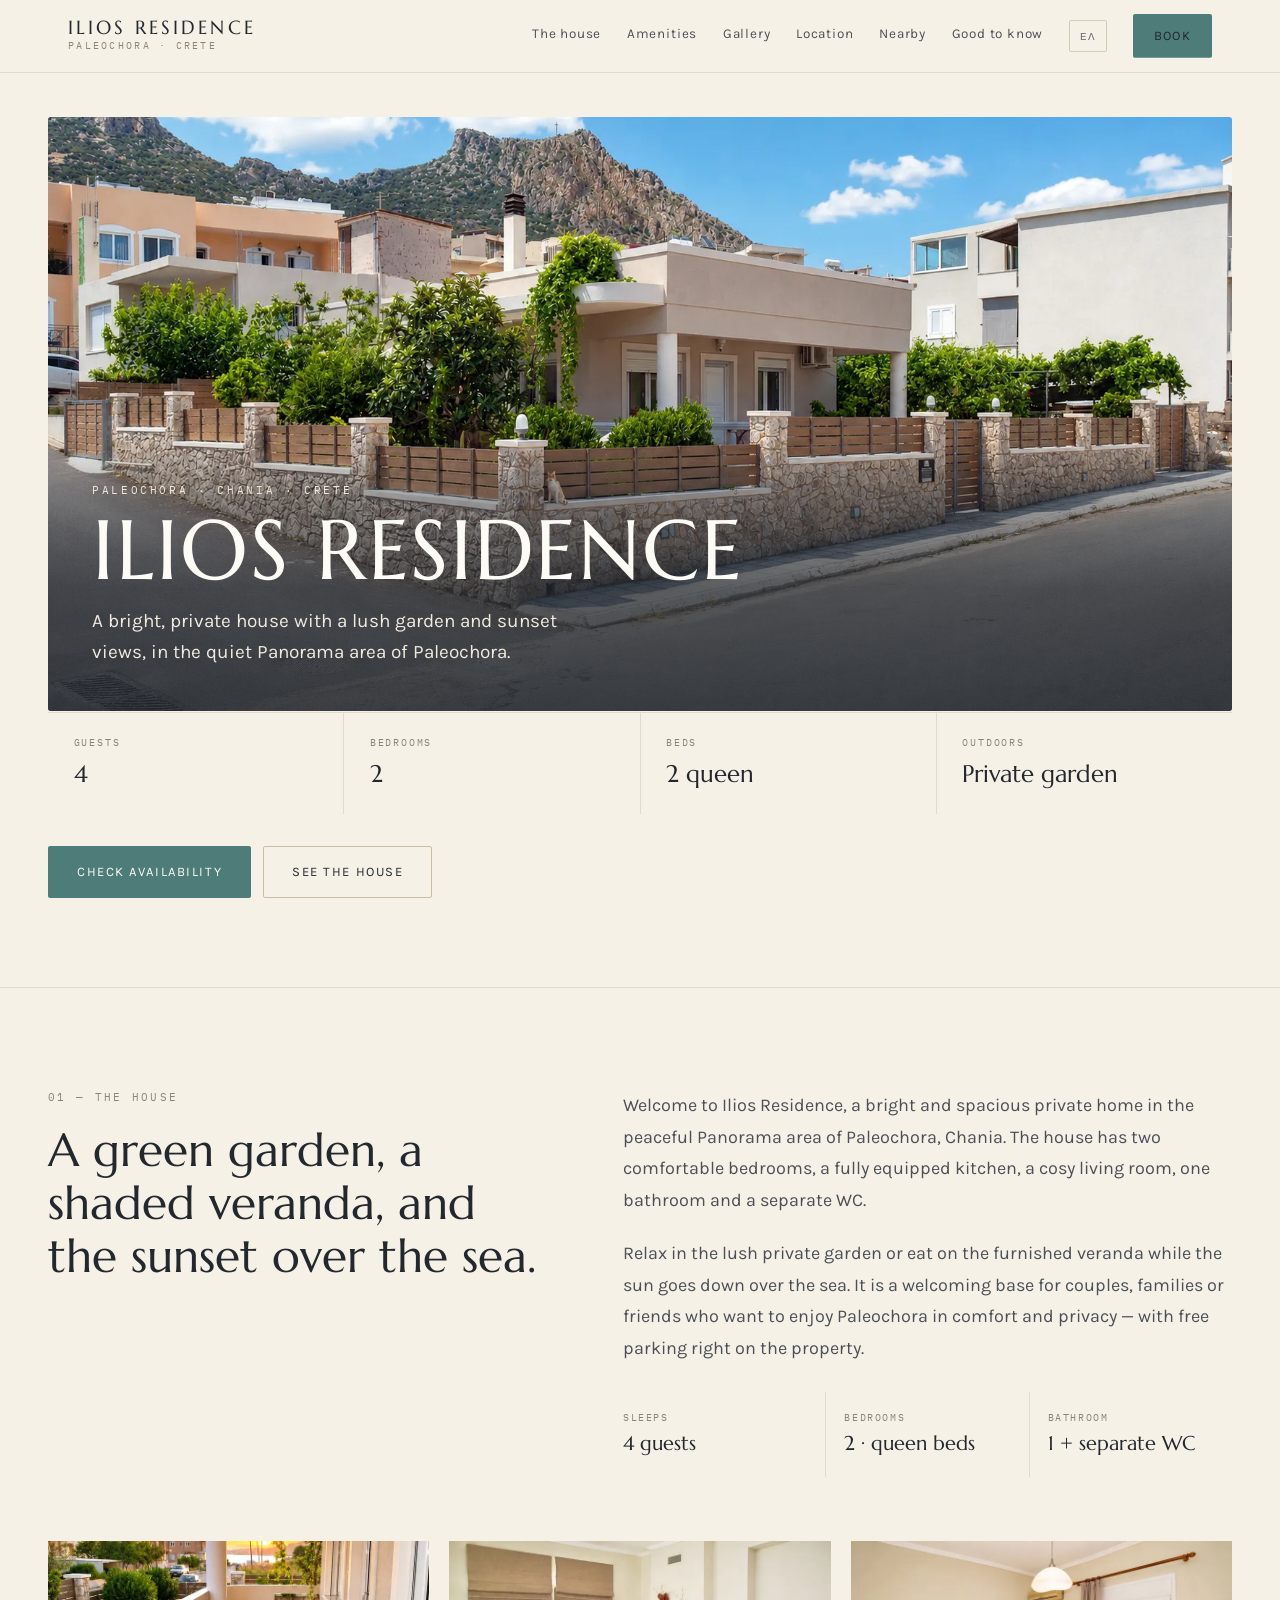
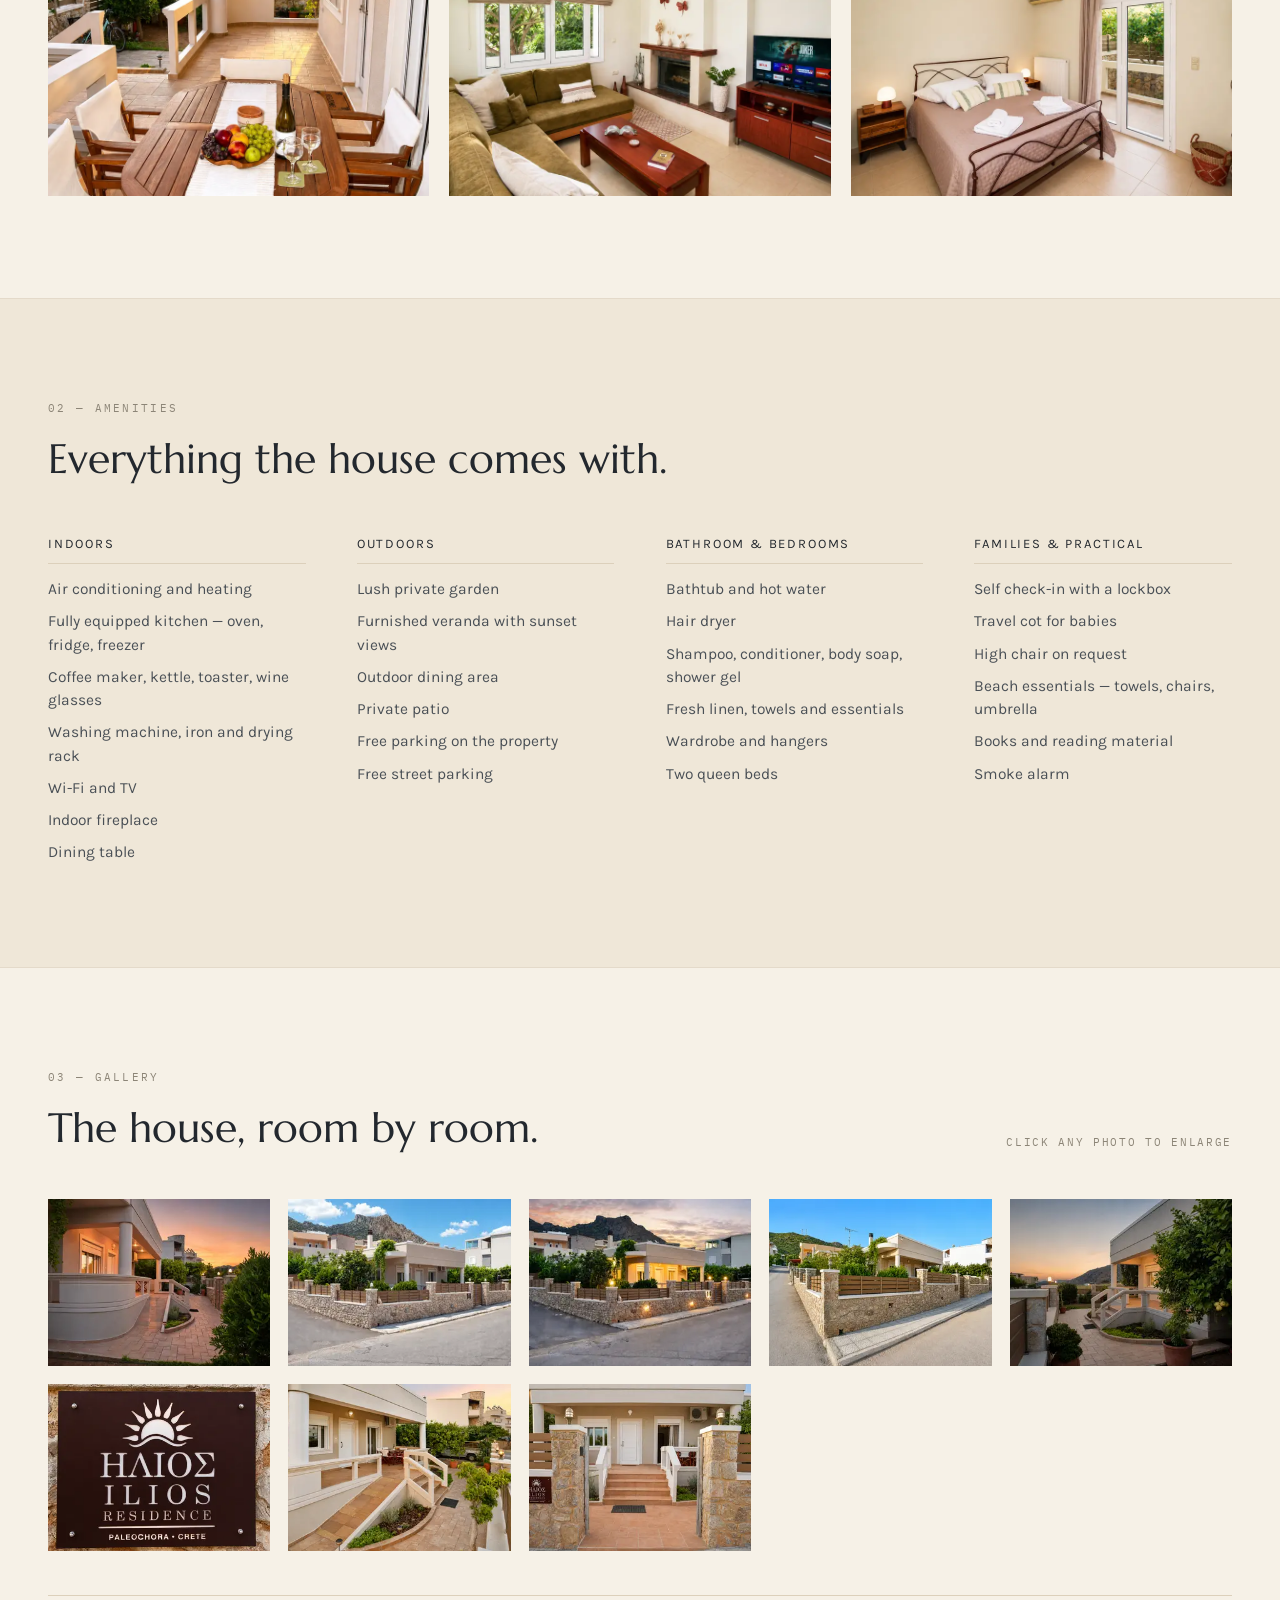
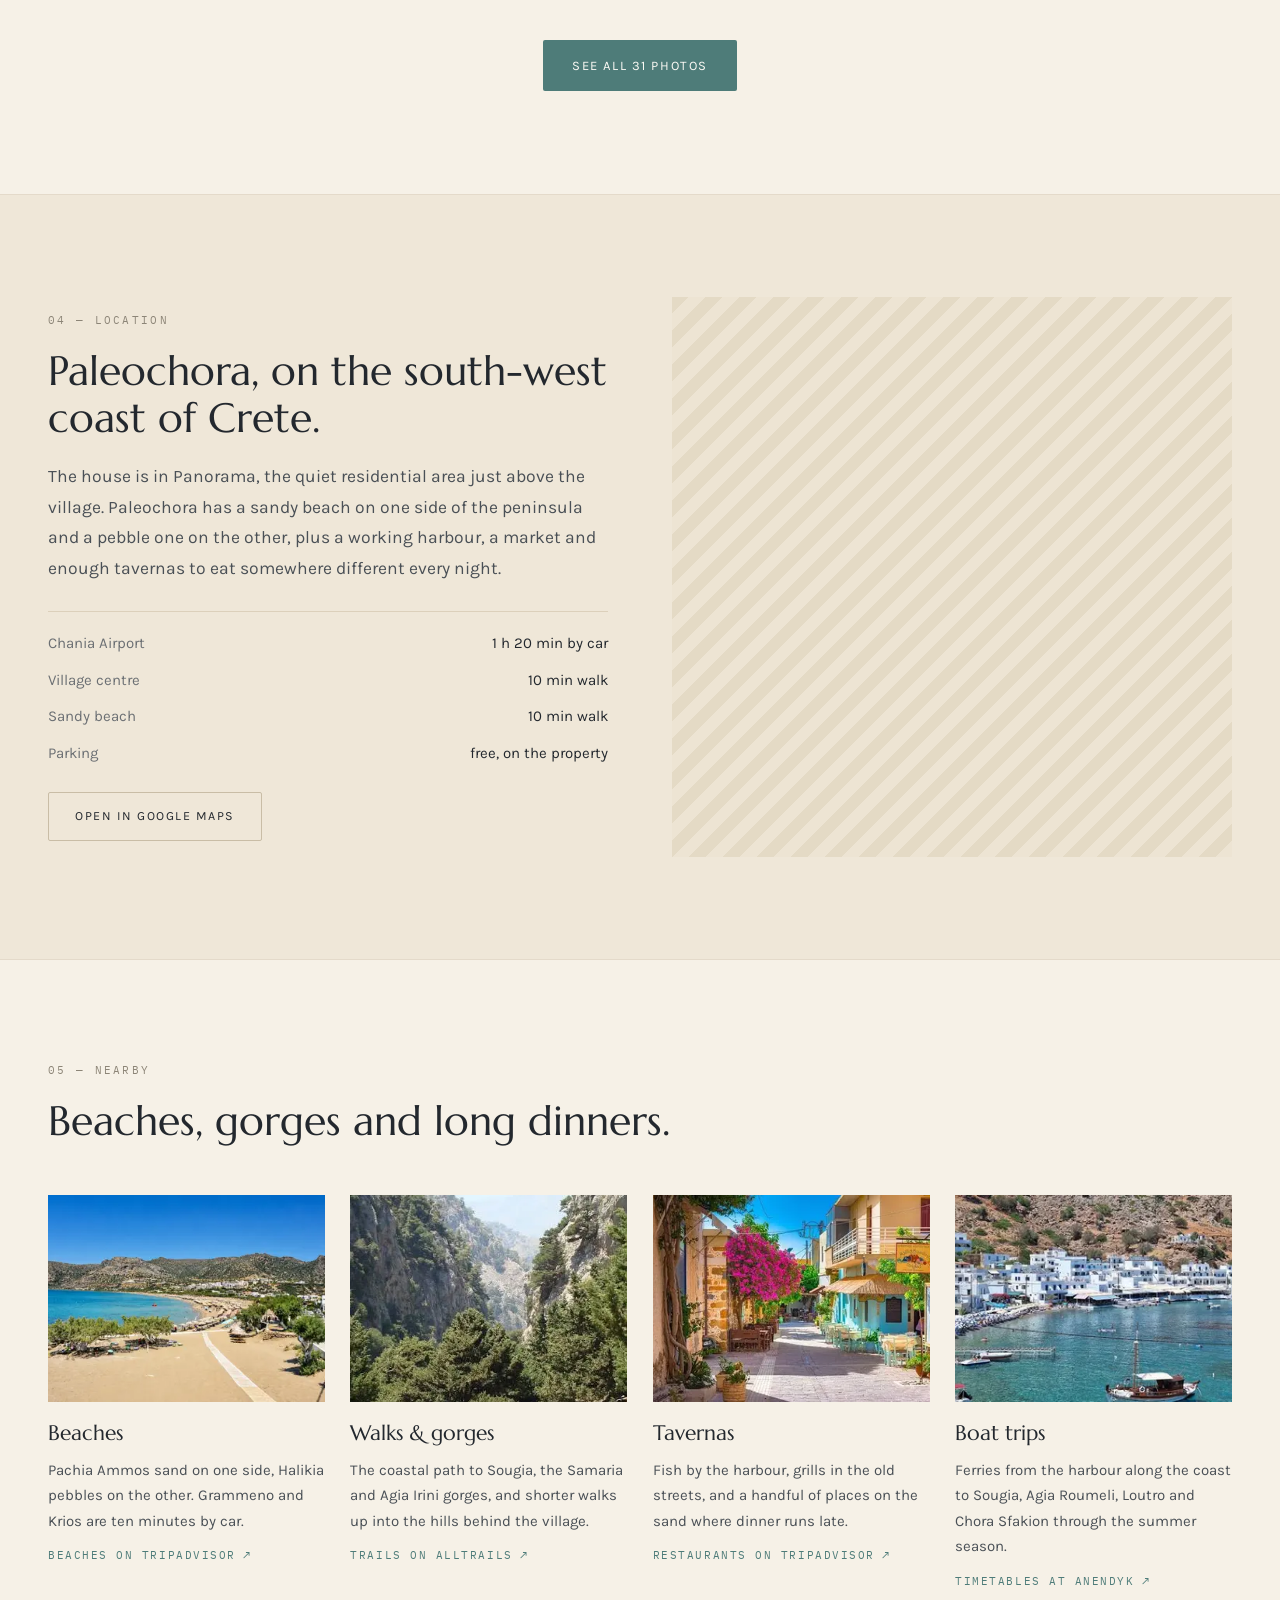
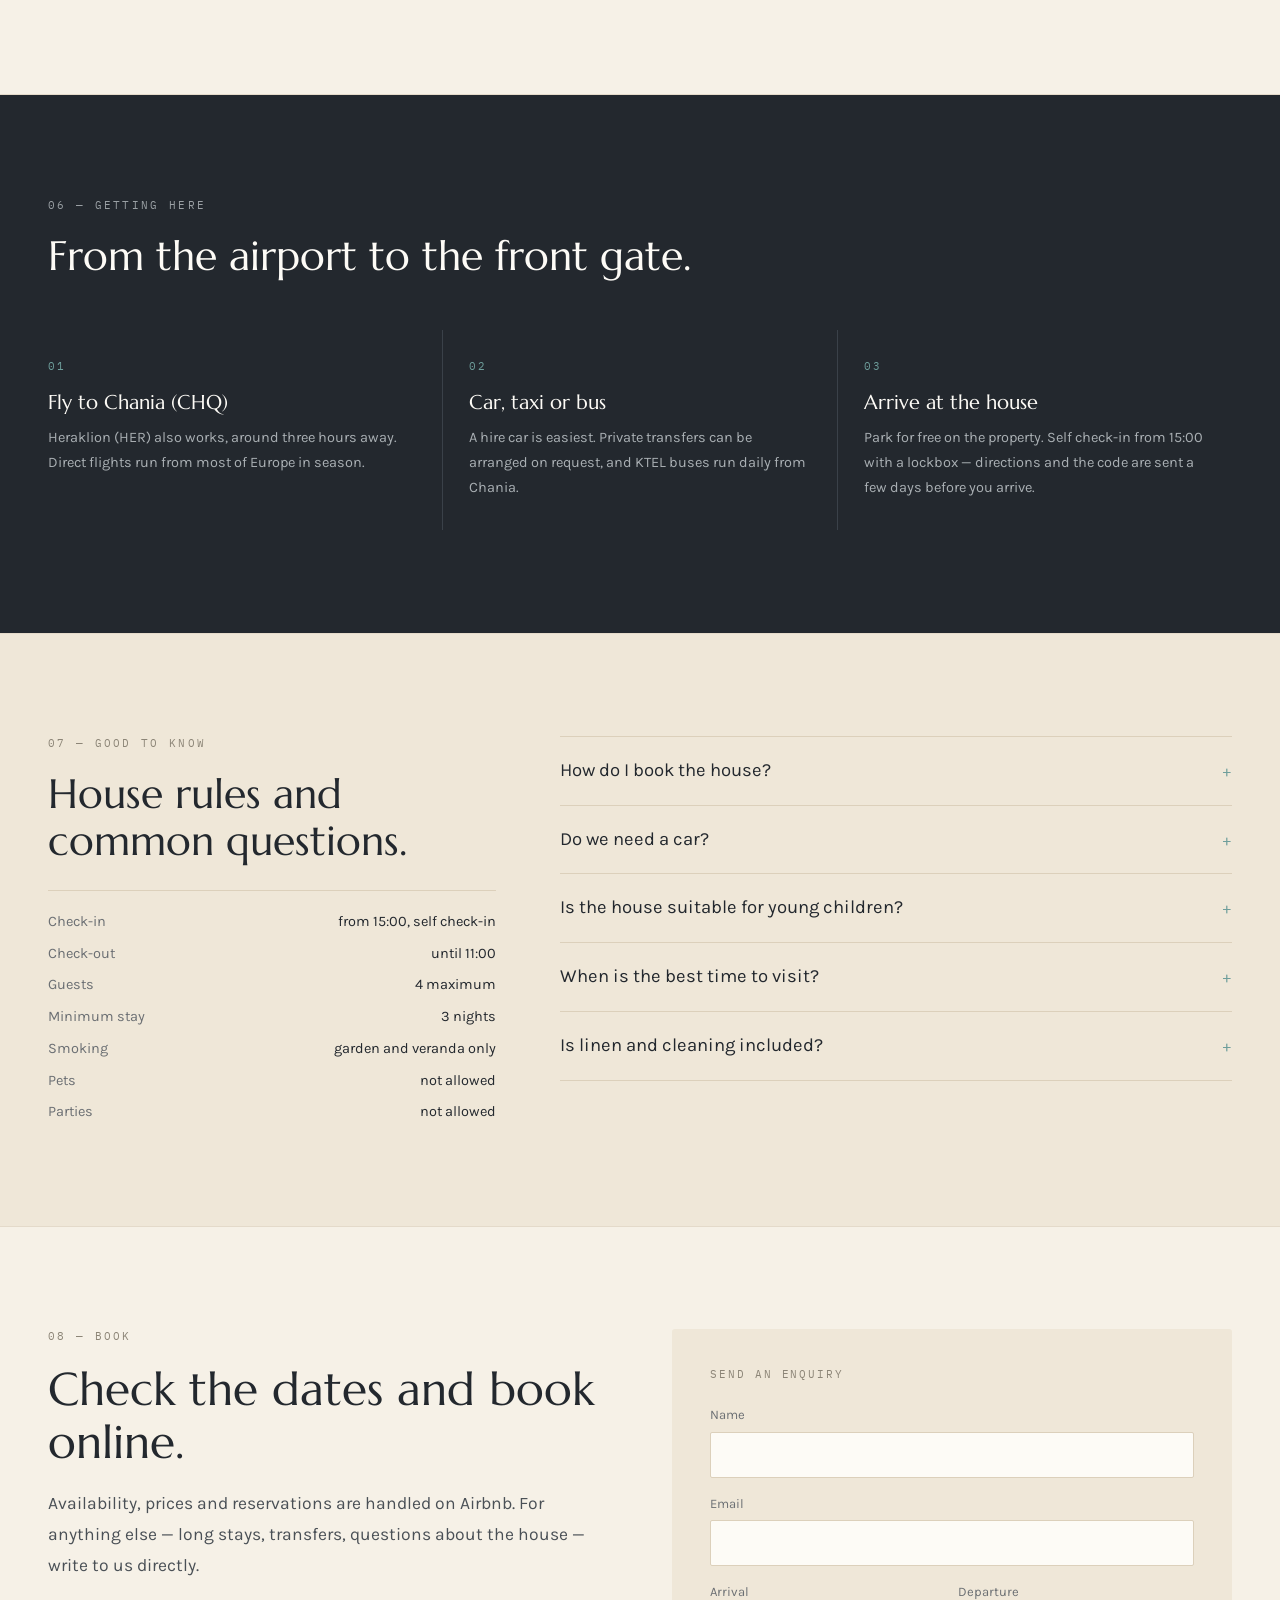
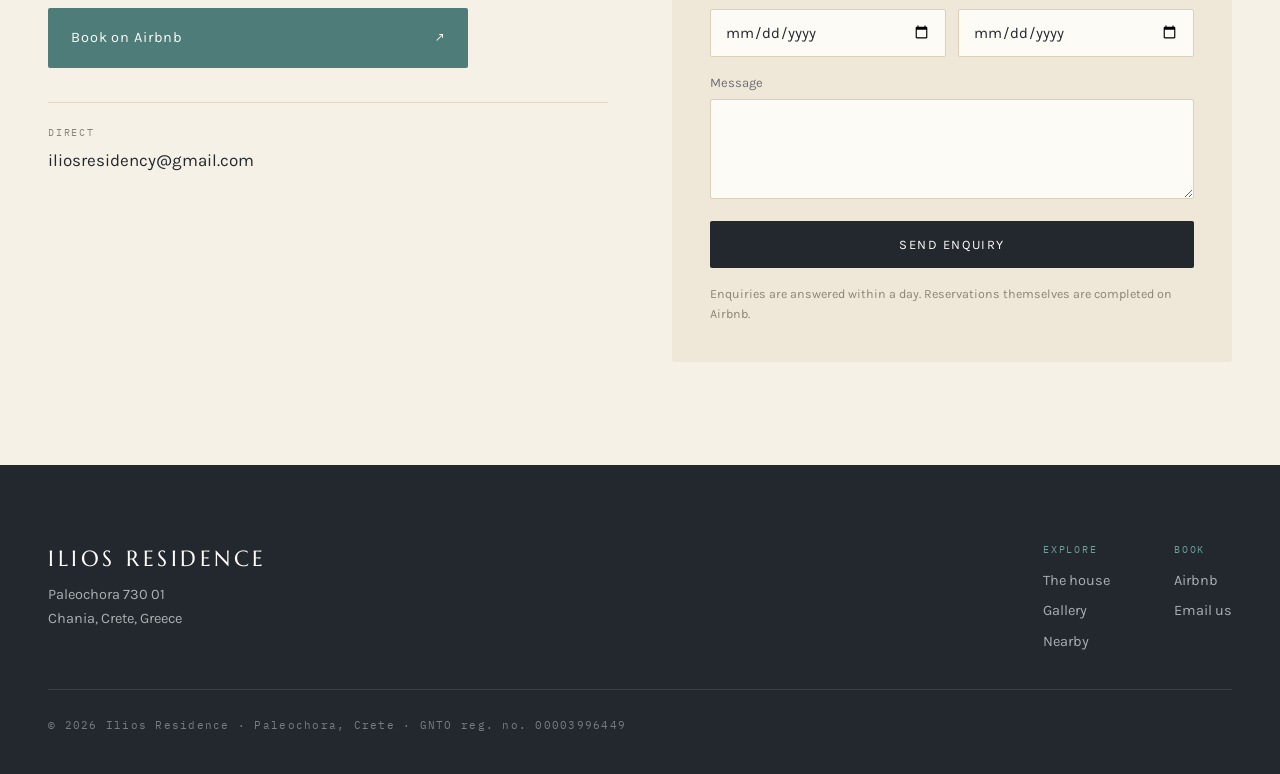
<file: index.html>
<!DOCTYPE html>
<html lang="en">
<head>
<meta charset="utf-8" />
<meta name="viewport" content="width=device-width, initial-scale=1" />
<title>Ilios Residence — 2-bedroom house with private garden, Paleochora, Crete</title>
<meta name="description" content="A bright, spacious private house in the quiet Panorama area of Paleochora, south-west Crete. Two bedrooms, a lush private garden and a furnished veranda with sunset views. Sleeps 4." />
<meta name="theme-color" content="#F6F1E7" />
<link rel="canonical" href="https://ilios-residence.github.io/" />

<meta property="og:type" content="website" />
<meta property="og:site_name" content="Ilios Residence" />
<meta property="og:title" content="Ilios Residence — Paleochora, Crete" />
<meta property="og:description" content="A bright, private house with a lush garden and sunset views, in the quiet Panorama area of Paleochora on the south coast of Crete." />
<meta property="og:url" content="https://ilios-residence.github.io/" />
<meta property="og:image" content="https://ilios-residence.github.io/assets/img/gallery/01-exterior/exo-geniki-1800.webp" />
<meta property="og:locale" content="en_GB" />
<meta property="og:locale:alternate" content="el_GR" />
<meta name="twitter:card" content="summary_large_image" />

<link rel="preload" as="image" href="assets/img/gallery/01-exterior/exo-geniki-1800.webp" fetchpriority="high" />
<!-- shared:assets:start -->
<link rel="icon" href="favicon.svg" type="image/svg+xml" />
<link rel="preconnect" href="https://fonts.googleapis.com" />
<link rel="preconnect" href="https://fonts.gstatic.com" crossorigin />
<link href="https://fonts.googleapis.com/css2?family=Marcellus&family=Karla:ital,wght@0,300;0,400;0,500;0,600;1,400&family=IBM+Plex+Mono:wght@400;500&display=swap" rel="stylesheet" />
<link rel="stylesheet" href="assets/css/styles.css" />
<script>document.documentElement.classList.add('js');</script>
<script src="assets/js/main.js" defer></script>
<!-- shared:assets:end -->
</head>
<body>

<a class="skip-link" href="#about" data-i18n="a11y.skip">Skip to content</a>

<!-- shared:header:start -->
<header class="site-header">
  <div class="site-header__bar">
    <a class="brand" href="#top">
      <span class="brand__name">Ilios Residence</span>
      <span class="brand__place" data-i18n="brand.place">Paleochora · Crete</span>
    </a>

    <nav class="nav-desktop" aria-label="Main">
      <a href="#about" data-i18n="nav.about">The house</a>
      <a href="#amenities" data-i18n="nav.amenities">Amenities</a>
      <a href="gallery.html" data-i18n="nav.gallery">Gallery</a>
      <a href="#location" data-i18n="nav.location">Location</a>
      <a href="#nearby" data-i18n="nav.nearby">Nearby</a>
      <a href="#faq" data-i18n="nav.faq">Good to know</a>
      <button type="button" class="lang-toggle" data-lang-toggle data-i18n-aria="a11y.lang" aria-label="Switch language to Greek">ΕΛ</button>
      <a class="btn btn--solid btn--sm" href="#contact" data-i18n="nav.book">Book</a>
    </nav>

    <button type="button" class="burger" data-menu-toggle aria-expanded="false" aria-controls="mobile-menu" data-i18n-aria="a11y.menu" aria-label="Open menu">
      <span class="burger__lines"></span>
    </button>
  </div>

  <div class="nav-mobile" id="mobile-menu" hidden>
    <a href="#about" data-i18n="nav.about">The house</a>
    <a href="#amenities" data-i18n="nav.amenities">Amenities</a>
    <a href="gallery.html" data-i18n="nav.gallery">Gallery</a>
    <a href="#location" data-i18n="nav.location">Location</a>
    <a href="#nearby" data-i18n="nav.nearby">Nearby</a>
    <a href="#faq" data-i18n="nav.faq">Good to know</a>
    <div class="nav-mobile__actions">
      <a class="btn btn--solid btn--block" href="#contact" data-i18n="nav.book">Book</a>
      <button type="button" class="lang-toggle" data-lang-toggle data-i18n-aria="a11y.lang" aria-label="Switch language to Greek">ΕΛ</button>
    </div>
  </div>
</header>
<!-- shared:header:end -->

<main>

  <!-- ── Hero ─────────────────────────────────────────────────────────── -->
  <section id="top" class="hero">
    <div class="wrap">
      <div class="hero__frame">
        <figure class="ph hero__media">
          <img data-slot="hero" src="assets/img/gallery/01-exterior/exo-geniki-1800.webp" srcset="assets/img/gallery/01-exterior/exo-geniki-400.webp 400w, assets/img/gallery/01-exterior/exo-geniki-800.webp 800w, assets/img/gallery/01-exterior/exo-geniki-1800.webp 1800w" sizes="100vw" width="1637" height="961" alt="Ilios Residence and its garden in the late afternoon" fetchpriority="high" decoding="async" />
          <figcaption>hero photo — house &amp; garden, late afternoon</figcaption>
        </figure>
        <div class="hero__overlay">
          <p class="eyebrow eyebrow--light" data-i18n="hero.eyebrow">Paleochora · Chania · Crete</p>
          <h1 class="hero__title">ILIOS RESIDENCE</h1>
          <p class="hero__sub" data-i18n="hero.sub">A bright, private house with a lush garden and sunset views, in the quiet Panorama area of Paleochora.</p>
        </div>
      </div>

      <dl class="hero-meta">
        <div class="hero-meta__cell">
          <dt data-i18n="hero.m1k">Guests</dt>
          <dd data-i18n="hero.m1v">4</dd>
        </div>
        <div class="hero-meta__cell">
          <dt data-i18n="hero.m2k">Bedrooms</dt>
          <dd data-i18n="hero.m2v">2</dd>
        </div>
        <div class="hero-meta__cell">
          <dt data-i18n="hero.m3k">Beds</dt>
          <dd data-i18n="hero.m3v">2 queen</dd>
        </div>
        <div class="hero-meta__cell">
          <dt data-i18n="hero.m4k">Outdoors</dt>
          <dd data-i18n="hero.m4v">Private garden</dd>
        </div>
      </dl>

      <div class="hero__cta">
        <a class="btn btn--solid" href="#contact" data-i18n="hero.cta1">Check availability</a>
        <a class="btn btn--ghost" href="#gallery" data-i18n="hero.cta2">See the house</a>
      </div>
    </div>
  </section>

  <!-- ── 01 The house ─────────────────────────────────────────────────── -->
  <section id="about" class="section">
    <div class="wrap">
      <div class="two two--about">
        <div>
          <p class="eyebrow" data-i18n="about.label">01 — The house</p>
          <h2 class="h2 h2--lg" data-i18n="about.title">A green garden, a shaded veranda, and the sunset over the sea.</h2>
        </div>
        <div class="prose">
          <p data-i18n="about.p1">Welcome to Ilios Residence, a bright and spacious private home in the peaceful Panorama area of Paleochora, Chania. The house has two comfortable bedrooms, a fully equipped kitchen, a cosy living room, one bathroom and a separate WC.</p>
          <p data-i18n="about.p2">Relax in the lush private garden or eat on the furnished veranda while the sun goes down over the sea. It is a welcoming base for couples, families or friends who want to enjoy Paleochora in comfort and privacy — with free parking right on the property.</p>
          <dl class="specs">
            <div class="specs__cell">
              <dt data-i18n="about.s1k">Sleeps</dt>
              <dd data-i18n="about.s1v">4 guests</dd>
            </div>
            <div class="specs__cell">
              <dt data-i18n="about.s2k">Bedrooms</dt>
              <dd data-i18n="about.s2v">2 · queen beds</dd>
            </div>
            <div class="specs__cell">
              <dt data-i18n="about.s3k">Bathroom</dt>
              <dd data-i18n="about.s3v">1 + separate WC</dd>
            </div>
          </dl>
        </div>
      </div>

      <div class="trio">
        <figure class="ph ph--3x2">
          <img data-slot="garden-dining" src="assets/img/gallery/02-garden/beranta-4-800.webp" srcset="assets/img/gallery/02-garden/beranta-4-400.webp 400w, assets/img/gallery/02-garden/beranta-4-800.webp 800w, assets/img/gallery/02-garden/beranta-4-1800.webp 1800w" sizes="(max-width: 860px) 100vw, 33vw" width="800" height="1200" alt="The outdoor kitchen and dining area in the garden" loading="lazy" decoding="async" />
          <figcaption>garden / dining table</figcaption>
        </figure>
        <figure class="ph ph--3x2">
          <img data-slot="living-room" src="assets/img/gallery/03-living/saloni-800.webp" srcset="assets/img/gallery/03-living/saloni-400.webp 400w, assets/img/gallery/03-living/saloni-800.webp 800w, assets/img/gallery/03-living/saloni-1800.webp 1800w" sizes="(max-width: 860px) 100vw, 33vw" width="800" height="534" alt="The living room" loading="lazy" decoding="async" />
          <figcaption>living room</figcaption>
        </figure>
        <figure class="ph ph--3x2">
          <img data-slot="bedroom-main" src="assets/img/gallery/05-bedrooms/ypnodomatio1-800.webp" srcset="assets/img/gallery/05-bedrooms/ypnodomatio1-400.webp 400w, assets/img/gallery/05-bedrooms/ypnodomatio1-800.webp 800w, assets/img/gallery/05-bedrooms/ypnodomatio1-1800.webp 1800w" sizes="(max-width: 860px) 100vw, 33vw" width="800" height="532" alt="The main bedroom" loading="lazy" decoding="async" />
          <figcaption>main bedroom</figcaption>
        </figure>
      </div>
    </div>
  </section>

  <!-- ── 02 Amenities ─────────────────────────────────────────────────── -->
  <section id="amenities" class="section section--alt">
    <div class="wrap">
      <p class="eyebrow" data-i18n="am.label">02 — Amenities</p>
      <h2 class="h2 h2--tight" data-i18n="am.title">Everything the house comes with.</h2>

      <div class="amenities">
        <div class="amenities__group">
          <h3 class="amenities__title" data-i18n="am.g1">Indoors</h3>
          <ul class="amenities__list">
            <li data-i18n="am.i1">Air conditioning and heating</li>
            <li data-i18n="am.i2">Fully equipped kitchen — oven, fridge, freezer</li>
            <li data-i18n="am.i3">Coffee maker, kettle, toaster, wine glasses</li>
            <li data-i18n="am.i4">Washing machine, iron and drying rack</li>
            <li data-i18n="am.i5">Wi-Fi and TV</li>
            <li data-i18n="am.i6">Indoor fireplace</li>
            <li data-i18n="am.i7">Dining table</li>
          </ul>
        </div>
        <div class="amenities__group">
          <h3 class="amenities__title" data-i18n="am.g2">Outdoors</h3>
          <ul class="amenities__list">
            <li data-i18n="am.o1">Lush private garden</li>
            <li data-i18n="am.o2">Furnished veranda with sunset views</li>
            <li data-i18n="am.o3">Outdoor dining area</li>
            <li data-i18n="am.o4">Private patio</li>
            <li data-i18n="am.o5">Free parking on the property</li>
            <li data-i18n="am.o6">Free street parking</li>
          </ul>
        </div>
        <div class="amenities__group">
          <h3 class="amenities__title" data-i18n="am.g3">Bathroom &amp; bedrooms</h3>
          <ul class="amenities__list">
            <li data-i18n="am.b1">Bathtub and hot water</li>
            <li data-i18n="am.b2">Hair dryer</li>
            <li data-i18n="am.b3">Shampoo, conditioner, body soap, shower gel</li>
            <li data-i18n="am.b4">Fresh linen, towels and essentials</li>
            <li data-i18n="am.b5">Wardrobe and hangers</li>
            <li data-i18n="am.b6">Two queen beds</li>
          </ul>
        </div>
        <div class="amenities__group">
          <h3 class="amenities__title" data-i18n="am.g4">Families &amp; practical</h3>
          <ul class="amenities__list">
            <li data-i18n="am.p1">Self check-in with a lockbox</li>
            <li data-i18n="am.p2">Travel cot for babies</li>
            <li data-i18n="am.p3">High chair on request</li>
            <li data-i18n="am.p4">Beach essentials — towels, chairs, umbrella</li>
            <li data-i18n="am.p5">Books and reading material</li>
            <li data-i18n="am.p6">Smoke alarm</li>
          </ul>
        </div>
      </div>
    </div>
  </section>

  <!-- ── 03 Gallery ───────────────────────────────────────────────────── -->
  <section id="gallery" class="section">
    <div class="wrap">
      <div class="section-head">
        <div>
          <p class="eyebrow" data-i18n="ga.label">03 — Gallery</p>
          <h2 class="h2" data-i18n="ga.title">The house, room by room.</h2>
        </div>
        <p class="section-head__hint" data-i18n="ga.hint">Click any photo to enlarge</p>
      </div>

      <!-- Everything between the markers is written by tools/build-gallery.mjs
           from the contents of photos/. Run `npm run gallery` after adding or
           removing photos; edits made here by hand will be overwritten. -->
      <!-- gallery:start -->
      <div class="gallery">
          <button type="button" class="tile" data-lightbox data-label="East side" data-label-el="Ανατολική πλευρά" data-src="assets/img/gallery/01-exterior/exo-anatolika-1800.webp">
            <figure class="ph ph--4x3">
              <img src="assets/img/gallery/01-exterior/exo-anatolika-800.webp" srcset="assets/img/gallery/01-exterior/exo-anatolika-400.webp 400w, assets/img/gallery/01-exterior/exo-anatolika-800.webp 800w" sizes="(max-width: 620px) 100vw, (max-width: 1080px) 46vw, 23vw" width="800" height="534" alt="East side" loading="lazy" decoding="async" />
              <figcaption data-i18n-el="Ανατολική πλευρά">East side</figcaption>
            </figure>
          </button>
          <button type="button" class="tile" data-lightbox data-label="The house from the garden" data-label-el="Το σπίτι από τον κήπο" data-src="assets/img/gallery/01-exterior/exo-geniki-1800.webp">
            <figure class="ph ph--4x3">
              <img src="assets/img/gallery/01-exterior/exo-geniki-800.webp" srcset="assets/img/gallery/01-exterior/exo-geniki-400.webp 400w, assets/img/gallery/01-exterior/exo-geniki-800.webp 800w" sizes="(max-width: 620px) 100vw, (max-width: 1080px) 46vw, 23vw" width="800" height="470" alt="The house from the garden" loading="lazy" decoding="async" />
              <figcaption data-i18n-el="Το σπίτι από τον κήπο">The house from the garden</figcaption>
            </figure>
          </button>
          <button type="button" class="tile" data-lightbox data-label="Exterior" data-label-el="εξω με συν" data-src="assets/img/gallery/01-exterior/exo-me-syn-1800.webp">
            <figure class="ph ph--4x3">
              <img src="assets/img/gallery/01-exterior/exo-me-syn-800.webp" srcset="assets/img/gallery/01-exterior/exo-me-syn-400.webp 400w, assets/img/gallery/01-exterior/exo-me-syn-800.webp 800w" sizes="(max-width: 620px) 100vw, (max-width: 1080px) 46vw, 23vw" width="800" height="470" alt="Exterior" loading="lazy" decoding="async" />
              <figcaption data-i18n-el="εξω με συν"></figcaption>
            </figure>
          </button>
          <button type="button" class="tile" data-lightbox data-label="Exterior" data-label-el="εξω παν κορεσμενοσ ουρ" data-src="assets/img/gallery/01-exterior/exo-pan-koresmenos-oyr-1800.webp">
            <figure class="ph ph--4x3">
              <img src="assets/img/gallery/01-exterior/exo-pan-koresmenos-oyr-800.webp" srcset="assets/img/gallery/01-exterior/exo-pan-koresmenos-oyr-400.webp 400w, assets/img/gallery/01-exterior/exo-pan-koresmenos-oyr-800.webp 800w" sizes="(max-width: 620px) 100vw, (max-width: 1080px) 46vw, 23vw" width="800" height="532" alt="Exterior" loading="lazy" decoding="async" />
              <figcaption data-i18n-el="εξω παν κορεσμενοσ ουρ"></figcaption>
            </figure>
          </button>
          <button type="button" class="tile" data-lightbox data-label="Looking west" data-label-el="Προς τα δυτικά" data-src="assets/img/gallery/01-exterior/exo-pros-dytika-1800.webp">
            <figure class="ph ph--4x3">
              <img src="assets/img/gallery/01-exterior/exo-pros-dytika-800.webp" srcset="assets/img/gallery/01-exterior/exo-pros-dytika-400.webp 400w, assets/img/gallery/01-exterior/exo-pros-dytika-800.webp 800w" sizes="(max-width: 620px) 100vw, (max-width: 1080px) 46vw, 23vw" width="800" height="534" alt="Looking west" loading="lazy" decoding="async" />
              <figcaption data-i18n-el="Προς τα δυτικά">Looking west</figcaption>
            </figure>
          </button>
          <button type="button" class="tile" data-lightbox data-label="Afternoon sun" data-label-el="Απογευματινός ήλιος" data-src="assets/img/gallery/01-exterior/ilios-1800.webp">
            <figure class="ph ph--4x3">
              <img src="assets/img/gallery/01-exterior/ilios-800.webp" srcset="assets/img/gallery/01-exterior/ilios-400.webp 400w, assets/img/gallery/01-exterior/ilios-800.webp 800w" sizes="(max-width: 620px) 100vw, (max-width: 1080px) 46vw, 23vw" width="800" height="628" alt="Afternoon sun" loading="lazy" decoding="async" />
              <figcaption data-i18n-el="Απογευματινός ήλιος">Afternoon sun</figcaption>
            </figure>
          </button>
          <button type="button" class="tile" data-lightbox data-label="The lower courtyard" data-label-el="Η κάτω αυλή" data-src="assets/img/gallery/01-exterior/kato-ayli-1-1800.webp">
            <figure class="ph ph--4x3">
              <img src="assets/img/gallery/01-exterior/kato-ayli-1-800.webp" srcset="assets/img/gallery/01-exterior/kato-ayli-1-400.webp 400w, assets/img/gallery/01-exterior/kato-ayli-1-800.webp 800w" sizes="(max-width: 620px) 100vw, (max-width: 1080px) 46vw, 23vw" width="800" height="534" alt="The lower courtyard" loading="lazy" decoding="async" />
              <figcaption data-i18n-el="Η κάτω αυλή">The lower courtyard</figcaption>
            </figure>
          </button>
          <button type="button" class="tile" data-lightbox data-label="The front door" data-label-el="Η εξώπορτα" data-src="assets/img/gallery/01-exterior/porta-anoikti-1800.webp">
            <figure class="ph ph--4x3">
              <img src="assets/img/gallery/01-exterior/porta-anoikti-800.webp" srcset="assets/img/gallery/01-exterior/porta-anoikti-400.webp 400w, assets/img/gallery/01-exterior/porta-anoikti-800.webp 800w" sizes="(max-width: 620px) 100vw, (max-width: 1080px) 46vw, 23vw" width="800" height="533" alt="The front door" loading="lazy" decoding="async" />
              <figcaption data-i18n-el="Η εξώπορτα">The front door</figcaption>
            </figure>
          </button>
      </div>

      <div class="gallery-more">
        <a class="btn btn--solid" href="gallery.html" data-i18n-el="Δείτε και τις 31 φωτογραφίες">See all 31 photos</a>
      </div>
      <!-- gallery:end -->
    </div>
  </section>

  <!-- ── 04 Location ──────────────────────────────────────────────────── -->
  <section id="location" class="section section--alt">
    <div class="wrap">
      <div class="two two--even two--center">
        <div>
          <p class="eyebrow" data-i18n="lo.label">04 — Location</p>
          <h2 class="h2" data-i18n="lo.title">Paleochora, on the south-west coast of Crete.</h2>
          <p class="lead" data-i18n="lo.p1">The house is in Panorama, the quiet residential area just above the village. Paleochora has a sandy beach on one side of the peninsula and a pebble one on the other, plus a working harbour, a market and enough tavernas to eat somewhere different every night.</p>

          <dl class="rows">
            <div class="rows__row"><dt data-i18n="lo.r1k">Chania Airport</dt><dd data-i18n="lo.r1v">1 h 20 min by car</dd></div>
            <div class="rows__row"><dt data-i18n="lo.r2k">Village centre</dt><dd data-i18n="lo.r2v">10 min walk</dd></div>
            <div class="rows__row"><dt data-i18n="lo.r3k">Sandy beach</dt><dd data-i18n="lo.r3v">10 min walk</dd></div>
            <div class="rows__row"><dt data-i18n="lo.r4k">Parking</dt><dd data-i18n="lo.r4v">free, on the property</dd></div>
          </dl>

          <a class="btn btn--ghost btn--map" href="https://maps.google.com/?q=35.2358,23.6773" target="_blank" rel="noopener" data-i18n="lo.cta">Open in Google Maps</a>
        </div>

        <figure class="ph ph--map map">
          <iframe
            title="Map of Paleochora, Crete"
            loading="lazy"
            referrerpolicy="no-referrer-when-downgrade"
            src="https://www.openstreetmap.org/export/embed.html?bbox=23.6493%2C35.2238%2C23.7053%2C35.2478&layer=mapnik&marker=35.2358%2C23.6773"></iframe>
          <figcaption>map — Paleochora, Crete</figcaption>
        </figure>
      </div>
    </div>
  </section>

  <!-- ── 05 Nearby ────────────────────────────────────────────────────── -->
  <section id="nearby" class="section">
    <div class="wrap">
      <p class="eyebrow" data-i18n="nb.label">05 — Nearby</p>
      <h2 class="h2 h2--tight" data-i18n="nb.title">Beaches, gorges and long dinners.</h2>

      <div class="cards">
        <article class="card">
          <figure class="ph ph--4x3">
            <img data-slot="nearby-beach" src="assets/img/gallery/07-nearby/paralia-paxia-ammos-mple-800.webp" srcset="assets/img/gallery/07-nearby/paralia-paxia-ammos-mple-400.webp 400w, assets/img/gallery/07-nearby/paralia-paxia-ammos-mple-800.webp 800w, assets/img/gallery/07-nearby/paralia-paxia-ammos-mple-1800.webp 1800w" sizes="(max-width: 620px) 100vw, (max-width: 1080px) 50vw, 25vw" width="800" height="535" alt="A beach near Paleochora" loading="lazy" decoding="async" />
            <figcaption>beach photo</figcaption>
          </figure>
          <div>
            <h3 class="card__title" data-i18n="nb.c1t">Beaches</h3>
            <p class="card__text" data-i18n="nb.c1p">Pachia Ammos sand on one side, Halikia pebbles on the other. Grammeno and Krios are ten minutes by car.</p>
            <a class="card__link" href="https://www.tripadvisor.com/Attractions-g644209-Activities-c61-t52-Palaiochora_Chania_Prefecture_Crete.html" target="_blank" rel="noopener">
              <span data-i18n="nb.c1l">Beaches on Tripadvisor</span>
              <span class="card__arrow" aria-hidden="true">↗</span>
            </a>
          </div>
        </article>
        <article class="card">
          <figure class="ph ph--4x3">
            <img data-slot="nearby-gorge" src="assets/img/gallery/07-nearby/gorge-800.webp" srcset="assets/img/gallery/07-nearby/gorge-400.webp 400w, assets/img/gallery/07-nearby/gorge-800.webp 800w, assets/img/gallery/07-nearby/gorge-1800.webp 1800w" sizes="(max-width: 620px) 100vw, (max-width: 1080px) 50vw, 25vw" width="387" height="516" alt="A gorge in the hills behind Paleochora" loading="lazy" decoding="async" />
            <figcaption>gorge photo</figcaption>
          </figure>
          <div>
            <h3 class="card__title" data-i18n="nb.c2t">Walks &amp; gorges</h3>
            <p class="card__text" data-i18n="nb.c2p">The coastal path to Sougia, the Samaria and Agia Irini gorges, and shorter walks up into the hills behind the village.</p>
            <a class="card__link" href="https://www.alltrails.com/greece/crete/paleochora" target="_blank" rel="noopener">
              <span data-i18n="nb.c2l">Trails on AllTrails</span>
              <span class="card__arrow" aria-hidden="true">↗</span>
            </a>
          </div>
        </article>
        <article class="card">
          <figure class="ph ph--4x3">
            <img data-slot="nearby-taverna" src="assets/img/gallery/07-nearby/tavernas-800.webp" srcset="assets/img/gallery/07-nearby/tavernas-400.webp 400w, assets/img/gallery/07-nearby/tavernas-800.webp 800w, assets/img/gallery/07-nearby/tavernas-1800.webp 1800w" sizes="(max-width: 620px) 100vw, (max-width: 1080px) 50vw, 25vw" width="547" height="365" alt="A taverna table by the harbour" loading="lazy" decoding="async" />
            <figcaption>taverna photo</figcaption>
          </figure>
          <div>
            <h3 class="card__title" data-i18n="nb.c3t">Tavernas</h3>
            <p class="card__text" data-i18n="nb.c3p">Fish by the harbour, grills in the old streets, and a handful of places on the sand where dinner runs late.</p>
            <a class="card__link" href="https://www.tripadvisor.com/Restaurants-g644209-Palaiochora_Chania_Prefecture_Crete.html" target="_blank" rel="noopener">
              <span data-i18n="nb.c3l">Restaurants on Tripadvisor</span>
              <span class="card__arrow" aria-hidden="true">↗</span>
            </a>
          </div>
        </article>
        <article class="card">
          <figure class="ph ph--4x3">
            <img data-slot="nearby-boat" src="assets/img/gallery/07-nearby/boat-800.webp" srcset="assets/img/gallery/07-nearby/boat-400.webp 400w, assets/img/gallery/07-nearby/boat-800.webp 800w, assets/img/gallery/07-nearby/boat-1800.webp 1800w" sizes="(max-width: 620px) 100vw, (max-width: 1080px) 50vw, 25vw" width="742" height="413" alt="A boat leaving Paleochora harbour" loading="lazy" decoding="async" />
            <figcaption>boat photo</figcaption>
          </figure>
          <div>
            <h3 class="card__title" data-i18n="nb.c4t">Boat trips</h3>
            <p class="card__text" data-i18n="nb.c4p">Ferries from the harbour along the coast to Sougia, Agia Roumeli, Loutro and Chora Sfakion through the summer season.</p>
            <a class="card__link" href="https://anendyk.gr/" target="_blank" rel="noopener">
              <span data-i18n="nb.c4l">Timetables at Anendyk</span>
              <span class="card__arrow" aria-hidden="true">↗</span>
            </a>
          </div>
        </article>
      </div>
    </div>
  </section>

  <!-- ── 06 Getting here ──────────────────────────────────────────────── -->
  <section id="getting-here" class="section section--dark">
    <div class="wrap">
      <p class="eyebrow eyebrow--dim" data-i18n="gt.label">06 — Getting here</p>
      <h2 class="h2 h2--tight h2--onDark" data-i18n="gt.title">From the airport to the front gate.</h2>

      <ol class="steps">
        <li class="steps__item">
          <p class="steps__num">01</p>
          <h3 class="steps__title" data-i18n="gt.s1t">Fly to Chania (CHQ)</h3>
          <p class="steps__text" data-i18n="gt.s1p">Heraklion (HER) also works, around three hours away. Direct flights run from most of Europe in season.</p>
        </li>
        <li class="steps__item">
          <p class="steps__num">02</p>
          <h3 class="steps__title" data-i18n="gt.s2t">Car, taxi or bus</h3>
          <p class="steps__text" data-i18n="gt.s2p">A hire car is easiest. Private transfers can be arranged on request, and KTEL buses run daily from Chania.</p>
        </li>
        <li class="steps__item">
          <p class="steps__num">03</p>
          <h3 class="steps__title" data-i18n="gt.s3t">Arrive at the house</h3>
          <p class="steps__text" data-i18n="gt.s3p">Park for free on the property. Self check-in from 15:00 with a lockbox — directions and the code are sent a few days before you arrive.</p>
        </li>
      </ol>
    </div>
  </section>

  <!-- ── 07 Good to know ──────────────────────────────────────────────── -->
  <section id="faq" class="section section--alt">
    <div class="wrap">
      <div class="two two--faq">
        <div>
          <p class="eyebrow" data-i18n="fq.label">07 — Good to know</p>
          <h2 class="h2" data-i18n="fq.title">House rules and common questions.</h2>
          <dl class="rows rows--tight">
            <div class="rows__row"><dt data-i18n="fq.r1k">Check-in</dt><dd data-i18n="fq.r1v">from 15:00, self check-in</dd></div>
            <div class="rows__row"><dt data-i18n="fq.r2k">Check-out</dt><dd data-i18n="fq.r2v">until 11:00</dd></div>
            <div class="rows__row"><dt data-i18n="fq.r3k">Guests</dt><dd data-i18n="fq.r3v">4 maximum</dd></div>
            <div class="rows__row"><dt data-i18n="fq.r7k">Minimum stay</dt><dd data-i18n="fq.r7v">3 nights</dd></div>
            <div class="rows__row"><dt data-i18n="fq.r4k">Smoking</dt><dd data-i18n="fq.r4v">garden and veranda only</dd></div>
            <div class="rows__row"><dt data-i18n="fq.r5k">Pets</dt><dd data-i18n="fq.r5v">not allowed</dd></div>
            <div class="rows__row"><dt data-i18n="fq.r6k">Parties</dt><dd data-i18n="fq.r6v">not allowed</dd></div>
          </dl>
        </div>

        <div class="faq">
          <details class="faq__item" name="faq">
            <summary>
              <span data-i18n="fq.q1">How do I book the house?</span>
              <span class="faq__plus" aria-hidden="true">+</span>
            </summary>
            <p data-i18n="fq.a1">Reservations are handled through Airbnb, so payment and cancellation follow their terms. Send an enquiry here if you have a question first.</p>
          </details>
          <details class="faq__item" name="faq">
            <summary>
              <span data-i18n="fq.q2">Do we need a car?</span>
              <span class="faq__plus" aria-hidden="true">+</span>
            </summary>
            <p data-i18n="fq.a2">Not for the village itself, everything is walkable. A car helps for the beaches and gorges further along the coast.</p>
          </details>
          <details class="faq__item" name="faq">
            <summary>
              <span data-i18n="fq.q3">Is the house suitable for young children?</span>
              <span class="faq__plus" aria-hidden="true">+</span>
            </summary>
            <p data-i18n="fq.a3">Yes. There is a travel cot in the house, a high chair on request, and the garden is private and set back from the road.</p>
          </details>
          <details class="faq__item" name="faq">
            <summary>
              <span data-i18n="fq.q4">When is the best time to visit?</span>
              <span class="faq__plus" aria-hidden="true">+</span>
            </summary>
            <p data-i18n="fq.a4">May, June, September and October are warm and quiet. July and August are busier and hotter, with the sea at its warmest.</p>
          </details>
          <details class="faq__item faq__item--last" name="faq">
            <summary>
              <span data-i18n="fq.q5">Is linen and cleaning included?</span>
              <span class="faq__plus" aria-hidden="true">+</span>
            </summary>
            <p data-i18n="fq.a5">Yes. Linen, towels and the basics — soap, shampoo, toilet paper — are provided, and the house is cleaned before every arrival.</p>
          </details>
        </div>
      </div>
    </div>
  </section>

  <!-- ── 08 Book ──────────────────────────────────────────────────────── -->
  <section id="contact" class="section">
    <div class="wrap">
      <div class="two two--even">
        <div>
          <p class="eyebrow" data-i18n="ct.label">08 — Book</p>
          <h2 class="h2 h2--lg" data-i18n="ct.title">Check the dates and book online.</h2>
          <p class="lead" data-i18n="ct.p1">Availability, prices and reservations are handled on Airbnb. For anything else — long stays, transfers, questions about the house — write to us directly.</p>

          <div class="book-links">
            <a class="book-link book-link--solid" href="https://www.airbnb.gr/h/iliosresidence" target="_blank" rel="noopener">
              <span data-i18n="ct.b1">Book on Airbnb</span>
              <span class="book-link__arrow" aria-hidden="true">↗</span>
            </a>
          </div>

          <div class="direct">
            <p class="direct__label" data-i18n="ct.dk">Direct</p>
            <a href="mailto:iliosresidency@gmail.com">iliosresidency@gmail.com</a>
          </div>
        </div>

        <form class="enquiry" data-enquiry novalidate>
          <p class="enquiry__head" data-i18n="ct.fh">Send an enquiry</p>

          <label class="field">
            <span data-i18n="ct.f1">Name</span>
            <input type="text" name="name" autocomplete="name" required />
          </label>

          <label class="field">
            <span data-i18n="ct.f2">Email</span>
            <input type="email" name="email" autocomplete="email" required />
          </label>

          <div class="field-pair">
            <label class="field">
              <span data-i18n="ct.f3">Arrival</span>
              <input type="date" name="arrival" />
            </label>
            <label class="field">
              <span data-i18n="ct.f4">Departure</span>
              <input type="date" name="departure" />
            </label>
          </div>

          <label class="field">
            <span data-i18n="ct.f5">Message</span>
            <textarea name="message" rows="4"></textarea>
          </label>

          <button type="submit" class="enquiry__submit" data-i18n="ct.f6">Send enquiry</button>
          <p class="enquiry__note" data-form-note role="status" data-i18n="note.idle">Enquiries are answered within a day. Reservations themselves are completed on Airbnb.</p>
        </form>
      </div>
    </div>
  </section>

</main>

<!-- shared:footer:start -->
<footer class="site-footer">
  <div class="wrap">
    <div class="site-footer__top">
      <div>
        <p class="site-footer__brand">Ilios Residence</p>
        <p class="site-footer__addr" data-i18n="ft.addr">Paleochora 730 01<br />Chania, Crete, Greece</p>
      </div>
      <div class="site-footer__cols">
        <nav class="site-footer__col" aria-label="Explore">
          <p class="site-footer__h" data-i18n="ft.h1">Explore</p>
          <a href="#about" data-i18n="nav.about">The house</a>
          <a href="gallery.html" data-i18n="nav.gallery">Gallery</a>
          <a href="#nearby" data-i18n="nav.nearby">Nearby</a>
        </nav>
        <nav class="site-footer__col" aria-label="Book">
          <p class="site-footer__h" data-i18n="ft.h2">Book</p>
          <a href="https://www.airbnb.gr/h/iliosresidence" target="_blank" rel="noopener">Airbnb</a>
          <a href="mailto:iliosresidency@gmail.com" data-i18n="ft.email">Email us</a>
        </nav>
      </div>
    </div>
    <p class="site-footer__small" data-i18n="ft.small">© 2026 Ilios Residence · Paleochora, Crete · GNTO reg. no. 00003996449</p>
  </div>
</footer>
<!-- shared:footer:end -->

<!-- ── Lightbox ───────────────────────────────────────────────────────── -->
<!-- shared:lightbox:start -->
<div class="lightbox" data-lightbox-root hidden role="dialog" aria-modal="true" aria-label="Photo">
  <div class="lightbox__inner">
    <figure class="ph lightbox__frame">
      <img data-lightbox-img alt="" hidden />
      <figcaption data-lightbox-label></figcaption>
    </figure>
    <p class="lightbox__hint">
      <span data-lightbox-caption></span>
      <span class="lightbox__counter" data-lightbox-counter></span>
      <span data-i18n="lb.hint">— arrows to browse, Esc to close</span>
    </p>
  </div>

  <button type="button" class="lightbox__nav lightbox__nav--prev" data-lightbox-prev data-i18n-aria="a11y.prev" aria-label="Previous photo">‹</button>
  <button type="button" class="lightbox__nav lightbox__nav--next" data-lightbox-next data-i18n-aria="a11y.next" aria-label="Next photo">›</button>
  <button type="button" class="lightbox__close" data-lightbox-close data-i18n-aria="a11y.close" aria-label="Close photo">×</button>
</div>
<!-- shared:lightbox:end -->

<script type="application/ld+json">
{
  "@context": "https://schema.org",
  "@type": "VacationRental",
  "name": "Ilios Residence",
  "description": "A bright and spacious private home in the peaceful Panorama area of Paleochora, Chania. Two bedrooms, a fully equipped kitchen, a lush private garden and a furnished veranda with sunset views.",
  "url": "https://ilios-residence.github.io/",
  "image": "https://ilios-residence.github.io/assets/img/gallery/01-exterior/exo-geniki-1800.webp",
  "email": "iliosresidency@gmail.com",
  "identifier": "00003996449",
  "sameAs": "https://www.airbnb.gr/h/iliosresidence",
  "address": {
    "@type": "PostalAddress",
    "addressLocality": "Paleochora",
    "postalCode": "730 01",
    "addressRegion": "Chania, Crete",
    "addressCountry": "GR"
  },
  "geo": { "@type": "GeoCoordinates", "latitude": 35.2358, "longitude": 23.6773 },
  "numberOfBedrooms": 2,
  "numberOfBathroomsTotal": 2,
  "numberOfFullBathrooms": 1,
  "bed": [
    { "@type": "BedDetails", "typeOfBed": "Queen", "numberOfBeds": 2 }
  ],
  "occupancy": { "@type": "QuantitativeValue", "maxValue": 4, "unitText": "guests" },
  "petsAllowed": false,
  "smokingAllowed": false,
  "checkinTime": "15:00",
  "checkoutTime": "11:00",
  "amenityFeature": [
    { "@type": "LocationFeatureSpecification", "name": "Air conditioning", "value": true },
    { "@type": "LocationFeatureSpecification", "name": "Heating", "value": true },
    { "@type": "LocationFeatureSpecification", "name": "Wi-Fi", "value": true },
    { "@type": "LocationFeatureSpecification", "name": "Kitchen", "value": true },
    { "@type": "LocationFeatureSpecification", "name": "Private garden", "value": true },
    { "@type": "LocationFeatureSpecification", "name": "Free parking on premises", "value": true },
    { "@type": "LocationFeatureSpecification", "name": "Washing machine", "value": true },
    { "@type": "LocationFeatureSpecification", "name": "Indoor fireplace", "value": true },
    { "@type": "LocationFeatureSpecification", "name": "Self check-in", "value": true },
    { "@type": "LocationFeatureSpecification", "name": "Crib", "value": true },
    { "@type": "LocationFeatureSpecification", "name": "Dryer", "value": false }
  ]
}
</script>

</body>
</html>
</file>
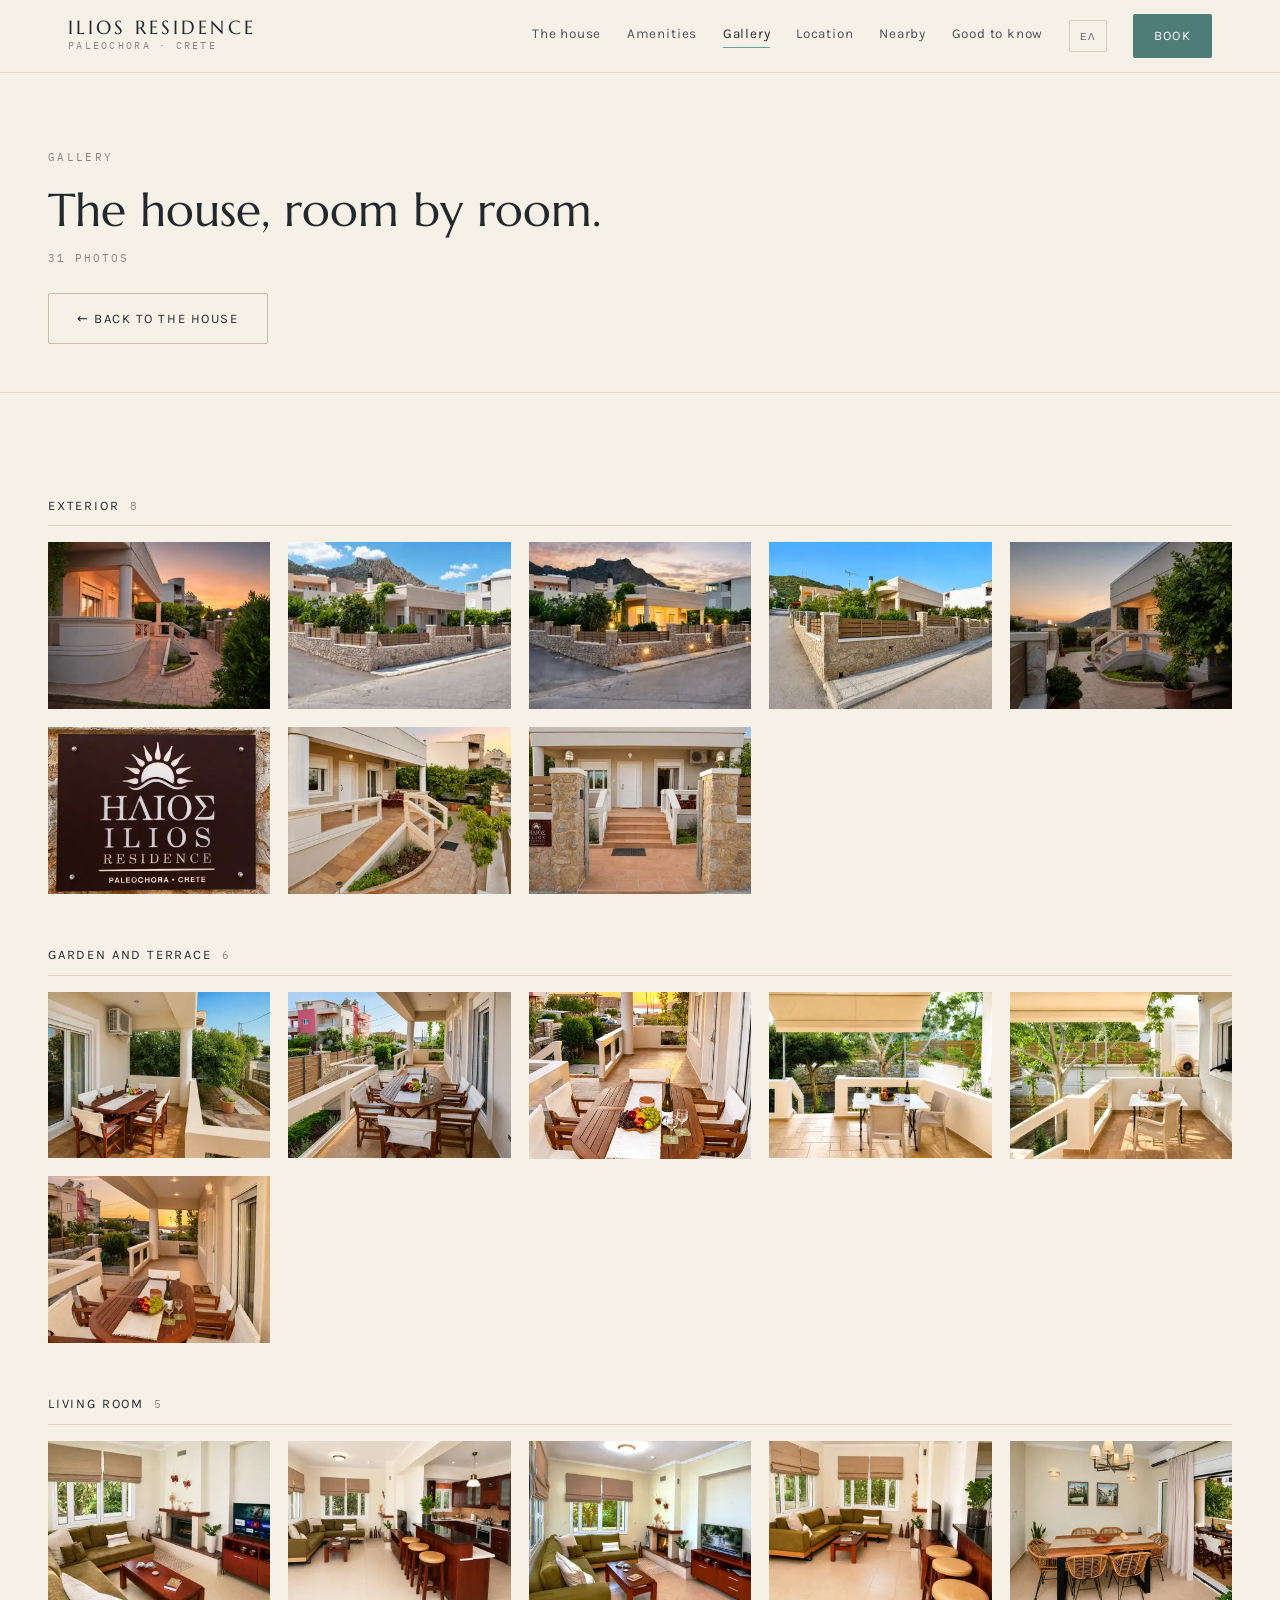
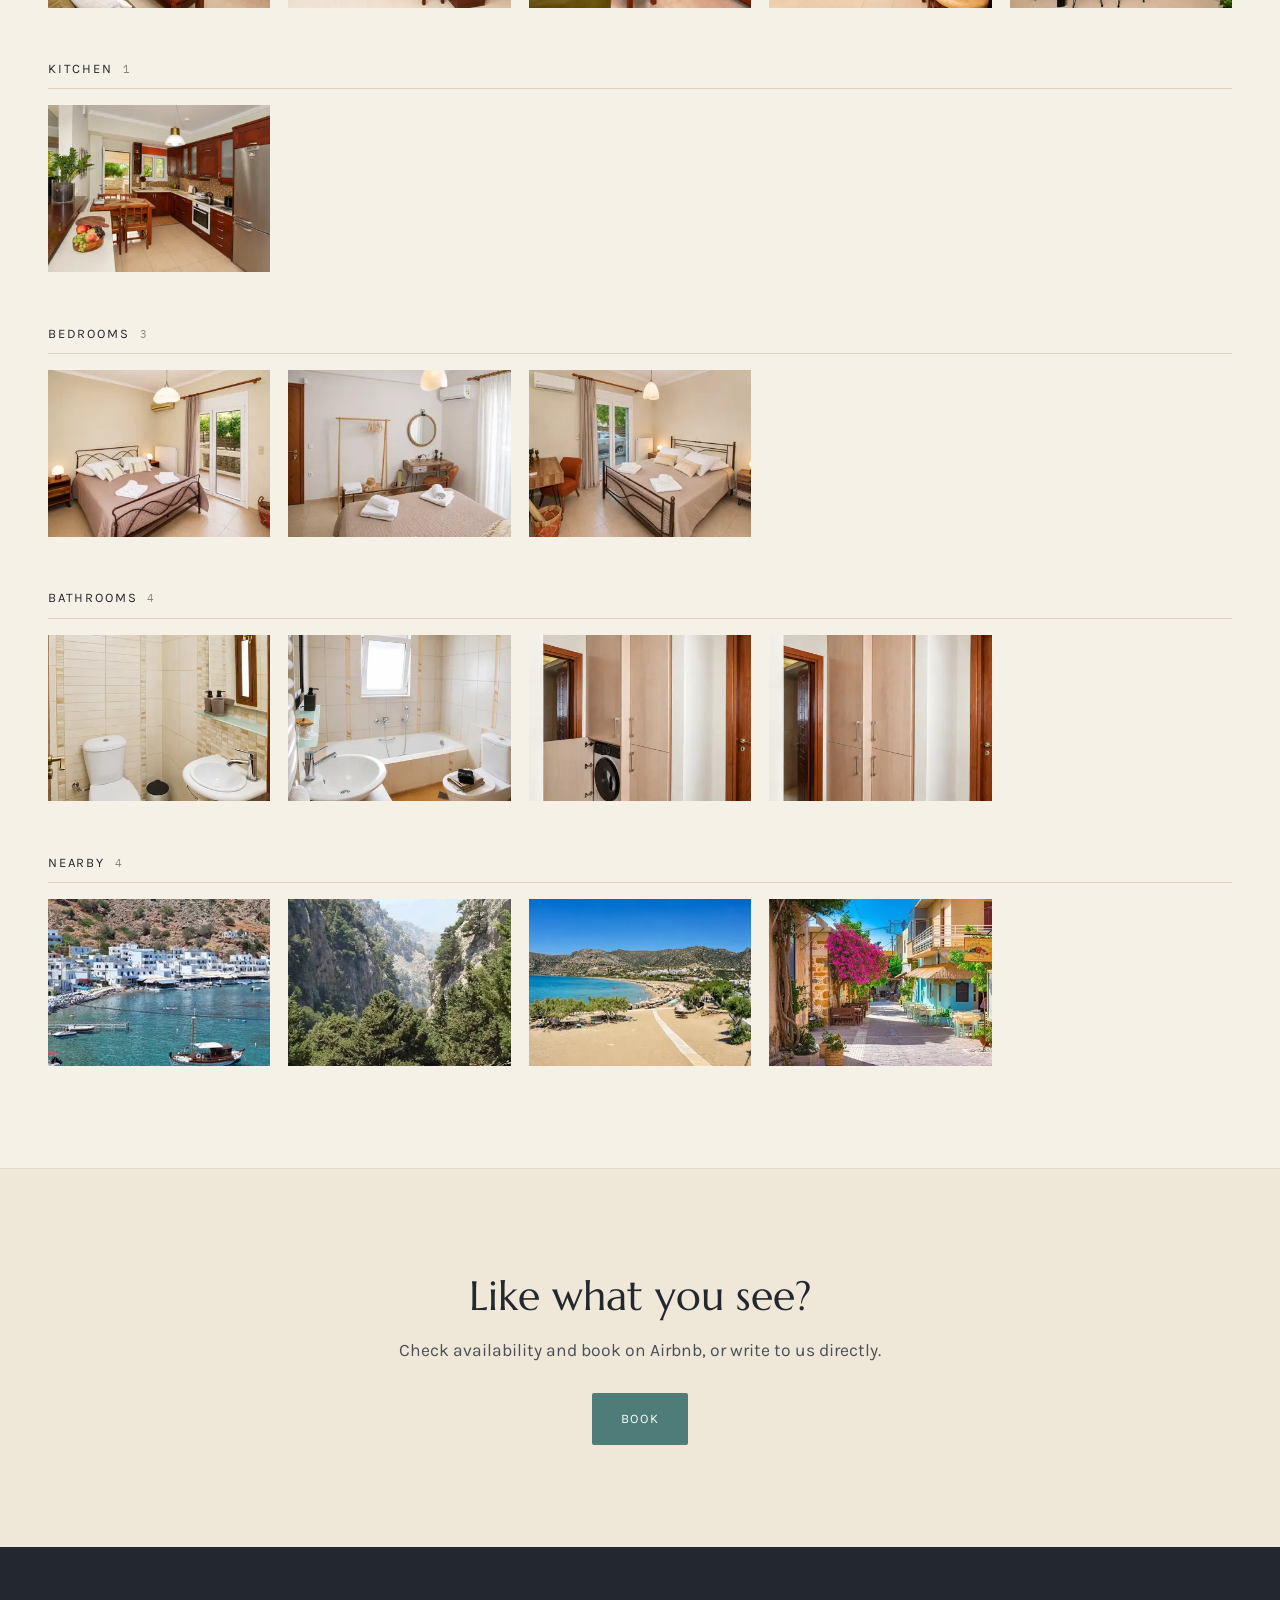
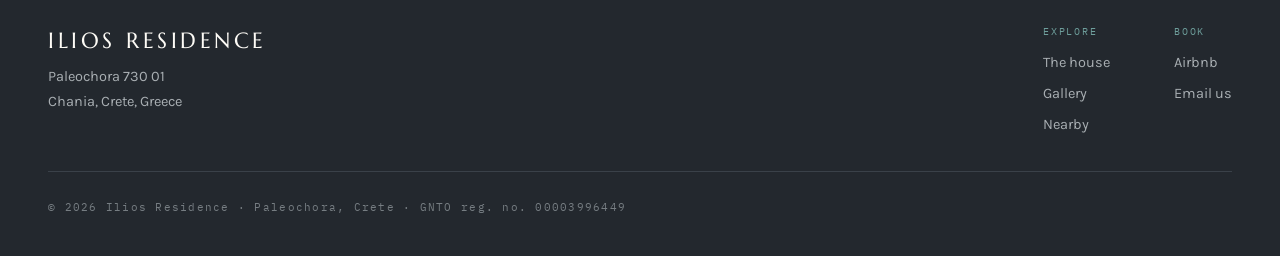
<file: gallery.html>
<!DOCTYPE html>
<html lang="en">
<head>
<meta charset="utf-8" />
<meta name="viewport" content="width=device-width, initial-scale=1" />
<title>Photos — Ilios Residence, Paleochora</title>
<meta name="description" content="Every photo of Ilios Residence — the house, the private garden, the veranda and the village of Paleochora in south-west Crete." />
<meta name="theme-color" content="#F6F1E7" />
<link rel="canonical" href="https://ilios-residence.github.io/gallery.html" />

<meta property="og:type" content="website" />
<meta property="og:site_name" content="Ilios Residence" />
<meta property="og:title" content="Photos — Ilios Residence" />
<meta property="og:description" content="Every photo of the house, the garden and Paleochora." />
<meta property="og:url" content="https://ilios-residence.github.io/gallery.html" />
<meta property="og:locale" content="en_GB" />
<meta property="og:locale:alternate" content="el_GR" />

<link rel="icon" href="favicon.svg" type="image/svg+xml" />
<link rel="preconnect" href="https://fonts.googleapis.com" />
<link rel="preconnect" href="https://fonts.gstatic.com" crossorigin />
<link href="https://fonts.googleapis.com/css2?family=Marcellus&family=Karla:ital,wght@0,300;0,400;0,500;0,600;1,400&family=IBM+Plex+Mono:wght@400;500&display=swap" rel="stylesheet" />
<link rel="stylesheet" href="assets/css/styles.css" />
<script>document.documentElement.classList.add('js');</script>
<script src="assets/js/main.js" defer></script>
</head>
<body>

<!-- ────────────────────────────────────────────────────────────────────────
     GENERATED FILE — do not edit.
     Written by tools/build-gallery.mjs from index.html and the contents of
     photos/. Change the header, footer or nav in index.html and run
     `npm run gallery`; anything edited here is lost on the next run.
     ──────────────────────────────────────────────────────────────────── -->

<a class="skip-link" href="#photos" data-i18n="a11y.skip">Skip to content</a>

<header class="site-header">
  <div class="site-header__bar">
    <a class="brand" href="index.html#top">
      <span class="brand__name">Ilios Residence</span>
      <span class="brand__place" data-i18n="brand.place">Paleochora · Crete</span>
    </a>

    <nav class="nav-desktop" aria-label="Main">
      <a href="index.html#about" data-i18n="nav.about">The house</a>
      <a href="index.html#amenities" data-i18n="nav.amenities">Amenities</a>
      <a href="gallery.html" data-i18n="nav.gallery" class="is-active" aria-current="page">Gallery</a>
      <a href="index.html#location" data-i18n="nav.location">Location</a>
      <a href="index.html#nearby" data-i18n="nav.nearby">Nearby</a>
      <a href="index.html#faq" data-i18n="nav.faq">Good to know</a>
      <button type="button" class="lang-toggle" data-lang-toggle data-i18n-aria="a11y.lang" aria-label="Switch language to Greek">ΕΛ</button>
      <a class="btn btn--solid btn--sm" href="index.html#contact" data-i18n="nav.book">Book</a>
    </nav>

    <button type="button" class="burger" data-menu-toggle aria-expanded="false" aria-controls="mobile-menu" data-i18n-aria="a11y.menu" aria-label="Open menu">
      <span class="burger__lines"></span>
    </button>
  </div>

  <div class="nav-mobile" id="mobile-menu" hidden>
    <a href="index.html#about" data-i18n="nav.about">The house</a>
    <a href="index.html#amenities" data-i18n="nav.amenities">Amenities</a>
    <a href="gallery.html" data-i18n="nav.gallery" class="is-active" aria-current="page">Gallery</a>
    <a href="index.html#location" data-i18n="nav.location">Location</a>
    <a href="index.html#nearby" data-i18n="nav.nearby">Nearby</a>
    <a href="index.html#faq" data-i18n="nav.faq">Good to know</a>
    <div class="nav-mobile__actions">
      <a class="btn btn--solid btn--block" href="index.html#contact" data-i18n="nav.book">Book</a>
      <button type="button" class="lang-toggle" data-lang-toggle data-i18n-aria="a11y.lang" aria-label="Switch language to Greek">ΕΛ</button>
    </div>
  </div>
</header>

<main>
  <section class="page-head">
    <div class="wrap">
      <p class="eyebrow" data-i18n-el="Φωτογραφίες">Gallery</p>
      <h1 class="h2 h2--lg" data-i18n-el="Το σπίτι, δωμάτιο προς δωμάτιο.">The house, room by room.</h1>
      <p class="page-head__count" data-i18n-el="31 φωτογραφίες">31 photos</p>
      <a class="btn btn--ghost" href="index.html" data-i18n-el="← Πίσω στο σπίτι">← Back to the house</a>
    </div>
  </section>

  <section id="photos" class="section">
    <div class="wrap">
      <section class="gallery-group">
        <h3 class="gallery-group__title"><span data-i18n-el="Εξωτερικά">Exterior</span> <span class="gallery-group__count">8</span></h3>
        <div class="gallery">
          <button type="button" class="tile" data-lightbox data-label="East side" data-label-el="Ανατολική πλευρά" data-src="assets/img/gallery/01-exterior/exo-anatolika-1800.webp">
            <figure class="ph ph--4x3">
              <img src="assets/img/gallery/01-exterior/exo-anatolika-800.webp" srcset="assets/img/gallery/01-exterior/exo-anatolika-400.webp 400w, assets/img/gallery/01-exterior/exo-anatolika-800.webp 800w" sizes="(max-width: 620px) 100vw, (max-width: 1080px) 46vw, 23vw" width="800" height="534" alt="East side" loading="lazy" decoding="async" />
              <figcaption data-i18n-el="Ανατολική πλευρά">East side</figcaption>
            </figure>
          </button>
          <button type="button" class="tile" data-lightbox data-label="The house from the garden" data-label-el="Το σπίτι από τον κήπο" data-src="assets/img/gallery/01-exterior/exo-geniki-1800.webp">
            <figure class="ph ph--4x3">
              <img src="assets/img/gallery/01-exterior/exo-geniki-800.webp" srcset="assets/img/gallery/01-exterior/exo-geniki-400.webp 400w, assets/img/gallery/01-exterior/exo-geniki-800.webp 800w" sizes="(max-width: 620px) 100vw, (max-width: 1080px) 46vw, 23vw" width="800" height="470" alt="The house from the garden" loading="lazy" decoding="async" />
              <figcaption data-i18n-el="Το σπίτι από τον κήπο">The house from the garden</figcaption>
            </figure>
          </button>
          <button type="button" class="tile" data-lightbox data-label="Exterior" data-label-el="εξω με συν" data-src="assets/img/gallery/01-exterior/exo-me-syn-1800.webp">
            <figure class="ph ph--4x3">
              <img src="assets/img/gallery/01-exterior/exo-me-syn-800.webp" srcset="assets/img/gallery/01-exterior/exo-me-syn-400.webp 400w, assets/img/gallery/01-exterior/exo-me-syn-800.webp 800w" sizes="(max-width: 620px) 100vw, (max-width: 1080px) 46vw, 23vw" width="800" height="470" alt="Exterior" loading="lazy" decoding="async" />
              <figcaption data-i18n-el="εξω με συν"></figcaption>
            </figure>
          </button>
          <button type="button" class="tile" data-lightbox data-label="Exterior" data-label-el="εξω παν κορεσμενοσ ουρ" data-src="assets/img/gallery/01-exterior/exo-pan-koresmenos-oyr-1800.webp">
            <figure class="ph ph--4x3">
              <img src="assets/img/gallery/01-exterior/exo-pan-koresmenos-oyr-800.webp" srcset="assets/img/gallery/01-exterior/exo-pan-koresmenos-oyr-400.webp 400w, assets/img/gallery/01-exterior/exo-pan-koresmenos-oyr-800.webp 800w" sizes="(max-width: 620px) 100vw, (max-width: 1080px) 46vw, 23vw" width="800" height="532" alt="Exterior" loading="lazy" decoding="async" />
              <figcaption data-i18n-el="εξω παν κορεσμενοσ ουρ"></figcaption>
            </figure>
          </button>
          <button type="button" class="tile" data-lightbox data-label="Looking west" data-label-el="Προς τα δυτικά" data-src="assets/img/gallery/01-exterior/exo-pros-dytika-1800.webp">
            <figure class="ph ph--4x3">
              <img src="assets/img/gallery/01-exterior/exo-pros-dytika-800.webp" srcset="assets/img/gallery/01-exterior/exo-pros-dytika-400.webp 400w, assets/img/gallery/01-exterior/exo-pros-dytika-800.webp 800w" sizes="(max-width: 620px) 100vw, (max-width: 1080px) 46vw, 23vw" width="800" height="534" alt="Looking west" loading="lazy" decoding="async" />
              <figcaption data-i18n-el="Προς τα δυτικά">Looking west</figcaption>
            </figure>
          </button>
          <button type="button" class="tile" data-lightbox data-label="Afternoon sun" data-label-el="Απογευματινός ήλιος" data-src="assets/img/gallery/01-exterior/ilios-1800.webp">
            <figure class="ph ph--4x3">
              <img src="assets/img/gallery/01-exterior/ilios-800.webp" srcset="assets/img/gallery/01-exterior/ilios-400.webp 400w, assets/img/gallery/01-exterior/ilios-800.webp 800w" sizes="(max-width: 620px) 100vw, (max-width: 1080px) 46vw, 23vw" width="800" height="628" alt="Afternoon sun" loading="lazy" decoding="async" />
              <figcaption data-i18n-el="Απογευματινός ήλιος">Afternoon sun</figcaption>
            </figure>
          </button>
          <button type="button" class="tile" data-lightbox data-label="The lower courtyard" data-label-el="Η κάτω αυλή" data-src="assets/img/gallery/01-exterior/kato-ayli-1-1800.webp">
            <figure class="ph ph--4x3">
              <img src="assets/img/gallery/01-exterior/kato-ayli-1-800.webp" srcset="assets/img/gallery/01-exterior/kato-ayli-1-400.webp 400w, assets/img/gallery/01-exterior/kato-ayli-1-800.webp 800w" sizes="(max-width: 620px) 100vw, (max-width: 1080px) 46vw, 23vw" width="800" height="534" alt="The lower courtyard" loading="lazy" decoding="async" />
              <figcaption data-i18n-el="Η κάτω αυλή">The lower courtyard</figcaption>
            </figure>
          </button>
          <button type="button" class="tile" data-lightbox data-label="The front door" data-label-el="Η εξώπορτα" data-src="assets/img/gallery/01-exterior/porta-anoikti-1800.webp">
            <figure class="ph ph--4x3">
              <img src="assets/img/gallery/01-exterior/porta-anoikti-800.webp" srcset="assets/img/gallery/01-exterior/porta-anoikti-400.webp 400w, assets/img/gallery/01-exterior/porta-anoikti-800.webp 800w" sizes="(max-width: 620px) 100vw, (max-width: 1080px) 46vw, 23vw" width="800" height="533" alt="The front door" loading="lazy" decoding="async" />
              <figcaption data-i18n-el="Η εξώπορτα">The front door</figcaption>
            </figure>
          </button>
        </div>
      </section>

      <section class="gallery-group">
        <h3 class="gallery-group__title"><span data-i18n-el="Κήπος και βεράντα">Garden and terrace</span> <span class="gallery-group__count">6</span></h3>
        <div class="gallery">
          <button type="button" class="tile" data-lightbox data-label="The terrace" data-label-el="Η βεράντα" data-src="assets/img/gallery/02-garden/beranta-1-1800.webp">
            <figure class="ph ph--4x3">
              <img src="assets/img/gallery/02-garden/beranta-1-800.webp" srcset="assets/img/gallery/02-garden/beranta-1-400.webp 400w, assets/img/gallery/02-garden/beranta-1-800.webp 800w" sizes="(max-width: 620px) 100vw, (max-width: 1080px) 46vw, 23vw" width="800" height="534" alt="The terrace" loading="lazy" decoding="async" />
              <figcaption data-i18n-el="Η βεράντα">The terrace</figcaption>
            </figure>
          </button>
          <button type="button" class="tile" data-lightbox data-label="beranta 2" data-src="assets/img/gallery/02-garden/beranta-2-1800.webp">
            <figure class="ph ph--4x3">
              <img src="assets/img/gallery/02-garden/beranta-2-800.webp" srcset="assets/img/gallery/02-garden/beranta-2-400.webp 400w, assets/img/gallery/02-garden/beranta-2-800.webp 800w" sizes="(max-width: 620px) 100vw, (max-width: 1080px) 46vw, 23vw" width="800" height="572" alt="beranta 2" loading="lazy" decoding="async" />
              <figcaption>beranta 2</figcaption>
            </figure>
          </button>
          <button type="button" class="tile" data-lightbox data-label="beranta 4" data-src="assets/img/gallery/02-garden/beranta-4-1800.webp">
            <figure class="ph ph--4x3">
              <img src="assets/img/gallery/02-garden/beranta-4-800.webp" srcset="assets/img/gallery/02-garden/beranta-4-400.webp 400w, assets/img/gallery/02-garden/beranta-4-800.webp 800w" sizes="(max-width: 620px) 100vw, (max-width: 1080px) 46vw, 23vw" width="800" height="1200" alt="beranta 4" loading="lazy" decoding="async" />
              <figcaption>beranta 4</figcaption>
            </figure>
          </button>
          <button type="button" class="tile" data-lightbox data-label="The outdoor kitchen" data-label-el="Η εξωτερική κουζίνα" data-src="assets/img/gallery/02-garden/exo-koyzina-1-1800.webp">
            <figure class="ph ph--4x3">
              <img src="assets/img/gallery/02-garden/exo-koyzina-1-800.webp" srcset="assets/img/gallery/02-garden/exo-koyzina-1-400.webp 400w, assets/img/gallery/02-garden/exo-koyzina-1-800.webp 800w" sizes="(max-width: 620px) 100vw, (max-width: 1080px) 46vw, 23vw" width="800" height="535" alt="The outdoor kitchen" loading="lazy" decoding="async" />
              <figcaption data-i18n-el="Η εξωτερική κουζίνα">The outdoor kitchen</figcaption>
            </figure>
          </button>
          <button type="button" class="tile" data-lightbox data-label="exo koyzina 2+gatos." data-src="assets/img/gallery/02-garden/exo-koyzina-2-gatos-1800.webp">
            <figure class="ph ph--4x3">
              <img src="assets/img/gallery/02-garden/exo-koyzina-2-gatos-800.webp" srcset="assets/img/gallery/02-garden/exo-koyzina-2-gatos-400.webp 400w, assets/img/gallery/02-garden/exo-koyzina-2-gatos-800.webp 800w" sizes="(max-width: 620px) 100vw, (max-width: 1080px) 46vw, 23vw" width="800" height="534" alt="exo koyzina 2+gatos." loading="lazy" decoding="async" />
              <figcaption>exo koyzina 2+gatos.</figcaption>
            </figure>
          </button>
          <button type="button" class="tile" data-lightbox data-label="The terrace at sunset" data-label-el="Η βεράντα στο ηλιοβασίλεμα" data-src="assets/img/gallery/02-garden/veranta-iliovasilema-1800.webp">
            <figure class="ph ph--4x3">
              <img src="assets/img/gallery/02-garden/veranta-iliovasilema-800.webp" srcset="assets/img/gallery/02-garden/veranta-iliovasilema-400.webp 400w, assets/img/gallery/02-garden/veranta-iliovasilema-800.webp 800w" sizes="(max-width: 620px) 100vw, (max-width: 1080px) 46vw, 23vw" width="800" height="533" alt="The terrace at sunset" loading="lazy" decoding="async" />
              <figcaption data-i18n-el="Η βεράντα στο ηλιοβασίλεμα">The terrace at sunset</figcaption>
            </figure>
          </button>
        </div>
      </section>

      <section class="gallery-group">
        <h3 class="gallery-group__title"><span data-i18n-el="Σαλόνι">Living room</span> <span class="gallery-group__count">5</span></h3>
        <div class="gallery">
          <button type="button" class="tile" data-lightbox data-label="The living room" data-label-el="Το σαλόνι" data-src="assets/img/gallery/03-living/saloni-1800.webp">
            <figure class="ph ph--4x3">
              <img src="assets/img/gallery/03-living/saloni-800.webp" srcset="assets/img/gallery/03-living/saloni-400.webp 400w, assets/img/gallery/03-living/saloni-800.webp 800w" sizes="(max-width: 620px) 100vw, (max-width: 1080px) 46vw, 23vw" width="800" height="534" alt="The living room" loading="lazy" decoding="async" />
              <figcaption data-i18n-el="Το σαλόνι">The living room</figcaption>
            </figure>
          </button>
          <button type="button" class="tile" data-lightbox data-label="saloni koyzina 1 1" data-src="assets/img/gallery/03-living/saloni-koyzina-1-1-1800.webp">
            <figure class="ph ph--4x3">
              <img src="assets/img/gallery/03-living/saloni-koyzina-1-1-800.webp" srcset="assets/img/gallery/03-living/saloni-koyzina-1-1-400.webp 400w, assets/img/gallery/03-living/saloni-koyzina-1-1-800.webp 800w" sizes="(max-width: 620px) 100vw, (max-width: 1080px) 46vw, 23vw" width="800" height="534" alt="saloni koyzina 1 1" loading="lazy" decoding="async" />
              <figcaption>saloni koyzina 1 1</figcaption>
            </figure>
          </button>
          <button type="button" class="tile" data-lightbox data-label="saloni3" data-src="assets/img/gallery/03-living/saloni3-1800.webp">
            <figure class="ph ph--4x3">
              <img src="assets/img/gallery/03-living/saloni3-800.webp" srcset="assets/img/gallery/03-living/saloni3-400.webp 400w, assets/img/gallery/03-living/saloni3-800.webp 800w" sizes="(max-width: 620px) 100vw, (max-width: 1080px) 46vw, 23vw" width="800" height="534" alt="saloni3" loading="lazy" decoding="async" />
              <figcaption>saloni3</figcaption>
            </figure>
          </button>
          <button type="button" class="tile" data-lightbox data-label="saloni4" data-src="assets/img/gallery/03-living/saloni4-1800.webp">
            <figure class="ph ph--4x3">
              <img src="assets/img/gallery/03-living/saloni4-800.webp" srcset="assets/img/gallery/03-living/saloni4-400.webp 400w, assets/img/gallery/03-living/saloni4-800.webp 800w" sizes="(max-width: 620px) 100vw, (max-width: 1080px) 46vw, 23vw" width="800" height="533" alt="saloni4" loading="lazy" decoding="async" />
              <figcaption>saloni4</figcaption>
            </figure>
          </button>
          <button type="button" class="tile" data-lightbox data-label="The dining table" data-label-el="Η τραπεζαρία" data-src="assets/img/gallery/03-living/trapezaria-1800.webp">
            <figure class="ph ph--4x3">
              <img src="assets/img/gallery/03-living/trapezaria-800.webp" srcset="assets/img/gallery/03-living/trapezaria-400.webp 400w, assets/img/gallery/03-living/trapezaria-800.webp 800w" sizes="(max-width: 620px) 100vw, (max-width: 1080px) 46vw, 23vw" width="800" height="534" alt="The dining table" loading="lazy" decoding="async" />
              <figcaption data-i18n-el="Η τραπεζαρία">The dining table</figcaption>
            </figure>
          </button>
        </div>
      </section>

      <section class="gallery-group">
        <h3 class="gallery-group__title"><span data-i18n-el="Κουζίνα">Kitchen</span> <span class="gallery-group__count">1</span></h3>
        <div class="gallery">
          <button type="button" class="tile" data-lightbox data-label="The kitchen" data-label-el="Η κουζίνα" data-src="assets/img/gallery/04-kitchen/koyzina-1-1800.webp">
            <figure class="ph ph--4x3">
              <img src="assets/img/gallery/04-kitchen/koyzina-1-800.webp" srcset="assets/img/gallery/04-kitchen/koyzina-1-400.webp 400w, assets/img/gallery/04-kitchen/koyzina-1-800.webp 800w" sizes="(max-width: 620px) 100vw, (max-width: 1080px) 46vw, 23vw" width="800" height="535" alt="The kitchen" loading="lazy" decoding="async" />
              <figcaption data-i18n-el="Η κουζίνα">The kitchen</figcaption>
            </figure>
          </button>
        </div>
      </section>

      <section class="gallery-group">
        <h3 class="gallery-group__title"><span data-i18n-el="Υπνοδωμάτια">Bedrooms</span> <span class="gallery-group__count">3</span></h3>
        <div class="gallery">
          <button type="button" class="tile" data-lightbox data-label="The main bedroom" data-label-el="Το κύριο υπνοδωμάτιο" data-src="assets/img/gallery/05-bedrooms/ypnodomatio1-1800.webp">
            <figure class="ph ph--4x3">
              <img src="assets/img/gallery/05-bedrooms/ypnodomatio1-800.webp" srcset="assets/img/gallery/05-bedrooms/ypnodomatio1-400.webp 400w, assets/img/gallery/05-bedrooms/ypnodomatio1-800.webp 800w" sizes="(max-width: 620px) 100vw, (max-width: 1080px) 46vw, 23vw" width="800" height="532" alt="The main bedroom" loading="lazy" decoding="async" />
              <figcaption data-i18n-el="Το κύριο υπνοδωμάτιο">The main bedroom</figcaption>
            </figure>
          </button>
          <button type="button" class="tile" data-lightbox data-label="Bedrooms" data-label-el="δωματιο1 1" data-src="assets/img/gallery/05-bedrooms/domatio1-1-1800.webp">
            <figure class="ph ph--4x3">
              <img src="assets/img/gallery/05-bedrooms/domatio1-1-800.webp" srcset="assets/img/gallery/05-bedrooms/domatio1-1-400.webp 400w, assets/img/gallery/05-bedrooms/domatio1-1-800.webp 800w" sizes="(max-width: 620px) 100vw, (max-width: 1080px) 46vw, 23vw" width="800" height="534" alt="Bedrooms" loading="lazy" decoding="async" />
              <figcaption data-i18n-el="δωματιο1 1"></figcaption>
            </figure>
          </button>
          <button type="button" class="tile" data-lightbox data-label="The second bedroom" data-label-el="Το δεύτερο υπνοδωμάτιο" data-src="assets/img/gallery/05-bedrooms/ypnodomatio-2-1800.webp">
            <figure class="ph ph--4x3">
              <img src="assets/img/gallery/05-bedrooms/ypnodomatio-2-800.webp" srcset="assets/img/gallery/05-bedrooms/ypnodomatio-2-400.webp 400w, assets/img/gallery/05-bedrooms/ypnodomatio-2-800.webp 800w" sizes="(max-width: 620px) 100vw, (max-width: 1080px) 46vw, 23vw" width="800" height="533" alt="The second bedroom" loading="lazy" decoding="async" />
              <figcaption data-i18n-el="Το δεύτερο υπνοδωμάτιο">The second bedroom</figcaption>
            </figure>
          </button>
        </div>
      </section>

      <section class="gallery-group">
        <h3 class="gallery-group__title"><span data-i18n-el="Μπάνια">Bathrooms</span> <span class="gallery-group__count">4</span></h3>
        <div class="gallery">
          <button type="button" class="tile" data-lightbox data-label="The shower room" data-label-el="Το λουτρό" data-src="assets/img/gallery/06-bathrooms/wc-1800.webp">
            <figure class="ph ph--4x3">
              <img src="assets/img/gallery/06-bathrooms/wc-800.webp" srcset="assets/img/gallery/06-bathrooms/wc-400.webp 400w, assets/img/gallery/06-bathrooms/wc-800.webp 800w" sizes="(max-width: 620px) 100vw, (max-width: 1080px) 46vw, 23vw" width="800" height="1199" alt="The shower room" loading="lazy" decoding="async" />
              <figcaption data-i18n-el="Το λουτρό">The shower room</figcaption>
            </figure>
          </button>
          <button type="button" class="tile" data-lightbox data-label="The second bathroom" data-label-el="Το δεύτερο μπάνιο" data-src="assets/img/gallery/06-bathrooms/mpanio-2-1800.webp">
            <figure class="ph ph--4x3">
              <img src="assets/img/gallery/06-bathrooms/mpanio-2-800.webp" srcset="assets/img/gallery/06-bathrooms/mpanio-2-400.webp 400w, assets/img/gallery/06-bathrooms/mpanio-2-800.webp 800w" sizes="(max-width: 620px) 100vw, (max-width: 1080px) 46vw, 23vw" width="800" height="1192" alt="The second bathroom" loading="lazy" decoding="async" />
              <figcaption data-i18n-el="Το δεύτερο μπάνιο">The second bathroom</figcaption>
            </figure>
          </button>
          <button type="button" class="tile" data-lightbox data-label="Bathrooms" data-label-el="πλυντηριο πορτα ον" data-src="assets/img/gallery/06-bathrooms/plyntirio-porta-on-1800.webp">
            <figure class="ph ph--4x3">
              <img src="assets/img/gallery/06-bathrooms/plyntirio-porta-on-800.webp" srcset="assets/img/gallery/06-bathrooms/plyntirio-porta-on-400.webp 400w, assets/img/gallery/06-bathrooms/plyntirio-porta-on-800.webp 800w" sizes="(max-width: 620px) 100vw, (max-width: 1080px) 46vw, 23vw" width="800" height="1200" alt="Bathrooms" loading="lazy" decoding="async" />
              <figcaption data-i18n-el="πλυντηριο πορτα ον"></figcaption>
            </figure>
          </button>
          <button type="button" class="tile" data-lightbox data-label="Bathrooms" data-label-el="πλυντήριο πόρτα οφφ" data-src="assets/img/gallery/06-bathrooms/plyntirio-porta-off-1800.webp">
            <figure class="ph ph--4x3">
              <img src="assets/img/gallery/06-bathrooms/plyntirio-porta-off-800.webp" srcset="assets/img/gallery/06-bathrooms/plyntirio-porta-off-400.webp 400w, assets/img/gallery/06-bathrooms/plyntirio-porta-off-800.webp 800w" sizes="(max-width: 620px) 100vw, (max-width: 1080px) 46vw, 23vw" width="800" height="1202" alt="Bathrooms" loading="lazy" decoding="async" />
              <figcaption data-i18n-el="πλυντήριο πόρτα οφφ"></figcaption>
            </figure>
          </button>
        </div>
      </section>

      <section class="gallery-group">
        <h3 class="gallery-group__title"><span data-i18n-el="Γύρω μας">Nearby</span> <span class="gallery-group__count">4</span></h3>
        <div class="gallery">
          <button type="button" class="tile" data-lightbox data-label="Boats from Paleochora harbour" data-label-el="Καράβια από το λιμάνι της Παλαιόχωρας" data-src="assets/img/gallery/07-nearby/boat-1800.webp">
            <figure class="ph ph--4x3">
              <img src="assets/img/gallery/07-nearby/boat-800.webp" srcset="assets/img/gallery/07-nearby/boat-400.webp 400w, assets/img/gallery/07-nearby/boat-800.webp 800w" sizes="(max-width: 620px) 100vw, (max-width: 1080px) 46vw, 23vw" width="742" height="413" alt="Boats from Paleochora harbour" loading="lazy" decoding="async" />
              <figcaption data-i18n-el="Καράβια από το λιμάνι της Παλαιόχωρας">Boats from Paleochora harbour</figcaption>
            </figure>
          </button>
          <button type="button" class="tile" data-lightbox data-label="A gorge in the hills behind the village" data-label-el="Φαράγγι στους λόφους πίσω από το χωριό" data-src="assets/img/gallery/07-nearby/gorge-1800.webp">
            <figure class="ph ph--4x3">
              <img src="assets/img/gallery/07-nearby/gorge-800.webp" srcset="assets/img/gallery/07-nearby/gorge-400.webp 400w, assets/img/gallery/07-nearby/gorge-800.webp 800w" sizes="(max-width: 620px) 100vw, (max-width: 1080px) 46vw, 23vw" width="387" height="516" alt="A gorge in the hills behind the village" loading="lazy" decoding="async" />
              <figcaption data-i18n-el="Φαράγγι στους λόφους πίσω από το χωριό">A gorge in the hills behind the village</figcaption>
            </figure>
          </button>
          <button type="button" class="tile" data-lightbox data-label="Pachia Ammos beach" data-label-el="Η παραλία Παχιά Άμμος" data-src="assets/img/gallery/07-nearby/paralia-paxia-ammos-mple-1800.webp">
            <figure class="ph ph--4x3">
              <img src="assets/img/gallery/07-nearby/paralia-paxia-ammos-mple-800.webp" srcset="assets/img/gallery/07-nearby/paralia-paxia-ammos-mple-400.webp 400w, assets/img/gallery/07-nearby/paralia-paxia-ammos-mple-800.webp 800w" sizes="(max-width: 620px) 100vw, (max-width: 1080px) 46vw, 23vw" width="800" height="535" alt="Pachia Ammos beach" loading="lazy" decoding="async" />
              <figcaption data-i18n-el="Η παραλία Παχιά Άμμος">Pachia Ammos beach</figcaption>
            </figure>
          </button>
          <button type="button" class="tile" data-lightbox data-label="Tavernas in Paleochora" data-label-el="Ταβέρνες στην Παλαιόχωρα" data-src="assets/img/gallery/07-nearby/tavernas-1800.webp">
            <figure class="ph ph--4x3">
              <img src="assets/img/gallery/07-nearby/tavernas-800.webp" srcset="assets/img/gallery/07-nearby/tavernas-400.webp 400w, assets/img/gallery/07-nearby/tavernas-800.webp 800w" sizes="(max-width: 620px) 100vw, (max-width: 1080px) 46vw, 23vw" width="547" height="365" alt="Tavernas in Paleochora" loading="lazy" decoding="async" />
              <figcaption data-i18n-el="Ταβέρνες στην Παλαιόχωρα">Tavernas in Paleochora</figcaption>
            </figure>
          </button>
        </div>
      </section>
    </div>
  </section>

  <section class="section section--alt">
    <div class="wrap page-cta">
      <h2 class="h2" data-i18n-el="Σας άρεσε αυτό που είδατε;">Like what you see?</h2>
      <p class="lead" data-i18n-el="Δείτε διαθεσιμότητα και κάντε κράτηση στο Airbnb, ή γράψτε μας απευθείας.">Check availability and book on Airbnb, or write to us directly.</p>
      <a class="btn btn--solid" href="index.html#contact" data-i18n-el="Κρατήσεις">Book</a>
    </div>
  </section>
</main>

<footer class="site-footer">
  <div class="wrap">
    <div class="site-footer__top">
      <div>
        <p class="site-footer__brand">Ilios Residence</p>
        <p class="site-footer__addr" data-i18n="ft.addr">Paleochora 730 01<br />Chania, Crete, Greece</p>
      </div>
      <div class="site-footer__cols">
        <nav class="site-footer__col" aria-label="Explore">
          <p class="site-footer__h" data-i18n="ft.h1">Explore</p>
          <a href="index.html#about" data-i18n="nav.about">The house</a>
          <a href="gallery.html" data-i18n="nav.gallery" class="is-active" aria-current="page">Gallery</a>
          <a href="index.html#nearby" data-i18n="nav.nearby">Nearby</a>
        </nav>
        <nav class="site-footer__col" aria-label="Book">
          <p class="site-footer__h" data-i18n="ft.h2">Book</p>
          <a href="https://www.airbnb.gr/h/iliosresidence" target="_blank" rel="noopener">Airbnb</a>
          <a href="mailto:iliosresidency@gmail.com" data-i18n="ft.email">Email us</a>
        </nav>
      </div>
    </div>
    <p class="site-footer__small" data-i18n="ft.small">© 2026 Ilios Residence · Paleochora, Crete · GNTO reg. no. 00003996449</p>
  </div>
</footer>

<div class="lightbox" data-lightbox-root hidden role="dialog" aria-modal="true" aria-label="Photo">
  <div class="lightbox__inner">
    <figure class="ph lightbox__frame">
      <img data-lightbox-img alt="" hidden />
      <figcaption data-lightbox-label></figcaption>
    </figure>
    <p class="lightbox__hint">
      <span data-lightbox-caption></span>
      <span class="lightbox__counter" data-lightbox-counter></span>
      <span data-i18n="lb.hint">— arrows to browse, Esc to close</span>
    </p>
  </div>

  <button type="button" class="lightbox__nav lightbox__nav--prev" data-lightbox-prev data-i18n-aria="a11y.prev" aria-label="Previous photo">‹</button>
  <button type="button" class="lightbox__nav lightbox__nav--next" data-lightbox-next data-i18n-aria="a11y.next" aria-label="Next photo">›</button>
  <button type="button" class="lightbox__close" data-lightbox-close data-i18n-aria="a11y.close" aria-label="Close photo">×</button>
</div>

</body>
</html>
</file>
<file: assets/css/styles.css>
/* ==========================================================================
   Ilios Residence — Paleochora, Crete
   Design tokens and layout translated from the Claude Design source.
   ========================================================================== */

:root {
  /* Surfaces */
  --sand:        #F6F1E7;
  --sand-alt:    #EFE7D8;
  --paper:       #FDFBF6;
  --ink:         #23282E;

  /* Lines */
  --line:        #E4DACA;
  --line-soft:   #DCD0BB;
  --line-strong: #C9BDA6;
  --line-btn:    #D6CBB6;
  --line-dark:   #3A4149;

  /* Text */
  --text:        #23282E;
  --text-body:   #4A5056;
  --text-muted:  #6B6F73;
  --text-label:  #8C8577;
  --on-dark:     #FDFBF6;
  --on-dark-2:   #A9AFB3;
  --on-dark-3:   #9AA0A4;
  --on-dark-4:   #767D82;

  /* Accent */
  --teal:        #4E7C79;
  --teal-light:  #6E9E9B;

  /* Type */
  --font-display: 'Marcellus', Georgia, serif;
  --font-body:    'Karla', system-ui, -apple-system, sans-serif;
  --font-mono:    'IBM Plex Mono', ui-monospace, monospace;

  /* Rhythm */
  --wrap:      1240px;
  --gutter:    clamp(20px, 5vw, 48px);
  --section-y: clamp(64px, 8vw, 128px);
  --header-h:  72px;
  --radius:    2px;

  /* Photo placeholder hatch */
  --hatch:      repeating-linear-gradient(135deg, #E7DECB 0 12px, #EFE7D8 12px 24px);
  --hatch-map:  repeating-linear-gradient(135deg, #E4DAC5 0 12px, #EDE4D3 12px 24px);
  --hatch-dark: repeating-linear-gradient(135deg, #3A4149 0 12px, #2C3238 12px 24px);
}

/* ── Base ─────────────────────────────────────────────────────────────── */

*, *::before, *::after { box-sizing: border-box; }

html {
  scroll-behavior: smooth;
  -webkit-text-size-adjust: 100%;
}

body {
  margin: 0;
  background: var(--sand);
  color: var(--text);
  font-family: var(--font-body);
  font-size: 16px;
  line-height: 1.5;
  -webkit-font-smoothing: antialiased;
  overflow-x: hidden;
}

a { color: var(--teal); text-decoration: none; }
a:hover { color: var(--ink); }

img { max-width: 100%; display: block; }

h1, h2, h3 { font-weight: 400; }

:focus-visible {
  outline: 2px solid var(--teal);
  outline-offset: 3px;
}

@media (prefers-reduced-motion: reduce) {
  html { scroll-behavior: auto; }
  *, *::before, *::after { transition-duration: 0.01ms !important; animation-duration: 0.01ms !important; }
}

.skip-link {
  position: absolute;
  left: -9999px;
  top: 0;
  z-index: 100;
  padding: 12px 18px;
  background: var(--ink);
  color: var(--on-dark);
  font-size: 14px;
}
.skip-link:focus {
  left: 12px;
  top: 12px;
  color: var(--on-dark);
}

/* ── Layout primitives ────────────────────────────────────────────────── */

.wrap {
  max-width: var(--wrap);
  margin: 0 auto;
}

.section {
  padding: var(--section-y) var(--gutter);
  border-top: 1px solid var(--line);
  scroll-margin-top: var(--header-h);
}
.section--alt  { background: var(--sand-alt); }
.section--dark { background: var(--ink); }

.two {
  display: grid;
  gap: clamp(32px, 5vw, 72px);
  align-items: start;
}
.two--about { grid-template-columns: 0.9fr 1.1fr; gap: clamp(32px, 6vw, 88px); }
.two--faq   { grid-template-columns: 0.8fr 1.2fr; gap: clamp(32px, 5vw, 80px); }
.two--even  { grid-template-columns: 1fr 1fr; gap: clamp(36px, 5vw, 80px); }
.two--center { align-items: center; }

/* ── Typography ───────────────────────────────────────────────────────── */

.eyebrow {
  margin: 0 0 18px;
  font-family: var(--font-mono);
  font-size: 10.5px;
  letter-spacing: 0.22em;
  text-transform: uppercase;
  color: var(--text-label);
}
.eyebrow--light { color: var(--sand-alt); font-size: 11px; letter-spacing: 0.24em; margin-bottom: 10px; }
.eyebrow--dim   { color: var(--on-dark-3); }

.h2 {
  margin: 0;
  font-family: var(--font-display);
  font-size: clamp(26px, 3.2vw, 42px);
  line-height: 1.15;
}
.h2--lg    { font-size: clamp(28px, 3.6vw, 46px); }
.h2--tight { margin-bottom: clamp(32px, 4vw, 56px); max-width: 24ch; }
.h2--onDark { color: var(--on-dark); max-width: 22ch; }

.lead {
  margin: 20px 0 28px;
  font-size: clamp(15.5px, 1.5vw, 17.5px);
  line-height: 1.75;
  color: var(--text-body);
  text-wrap: pretty;
}

.prose {
  display: flex;
  flex-direction: column;
  gap: 22px;
}
.prose p {
  margin: 0;
  font-size: clamp(15.5px, 1.5vw, 18px);
  line-height: 1.75;
  color: var(--text-body);
  text-wrap: pretty;
}

/* ── Buttons ──────────────────────────────────────────────────────────── */

.btn {
  display: inline-block;
  padding: 15px 28px;
  font-size: 13px;
  letter-spacing: 0.12em;
  text-transform: uppercase;
  border-radius: var(--radius);
  border: 1px solid transparent;
  transition: background-color 0.18s, border-color 0.18s, color 0.18s;
}
.btn--solid { background: var(--teal); color: var(--on-dark); }
.btn--solid:hover { background: var(--ink); color: var(--on-dark); }
.btn--ghost { border-color: var(--line-strong); color: var(--text); }
.btn--ghost:hover { border-color: var(--ink); color: var(--text); }
.btn--sm { padding: 11px 20px; font-size: 13px; letter-spacing: 0.1em; }
.btn--block { display: block; flex: 1; text-align: center; padding: 14px; }
.btn--map { margin-top: 28px; padding: 14px 26px; font-size: 12.5px; }

.lang-toggle {
  font-family: var(--font-mono);
  font-size: 11px;
  letter-spacing: 0.14em;
  padding: 8px 10px;
  border: 1px solid var(--line-btn);
  background: transparent;
  color: var(--text-muted);
  cursor: pointer;
  border-radius: var(--radius);
  transition: border-color 0.18s, color 0.18s;
}
.lang-toggle:hover { border-color: var(--teal); color: var(--teal); }

/* ── Photo placeholders ───────────────────────────────────────────────── */
/* A figure shows the hatched placeholder + its caption until a real photo
   loads. main.js removes any <img> that 404s, so the placeholder returns.  */

.ph {
  position: relative;
  margin: 0;
  overflow: hidden;
  background-image: var(--hatch);
}
.ph img,
.ph iframe {
  position: absolute;
  inset: 0;
  width: 100%;
  height: 100%;
  object-fit: cover;
  border: 0;
}
.ph figcaption {
  position: absolute;
  left: 0;
  bottom: 0;
  padding: 16px;
  font-family: var(--font-mono);
  font-size: 10px;
  letter-spacing: 0.16em;
  text-transform: uppercase;
  color: var(--text-label);
  pointer-events: none;
}
/* Without JS, assume the photo is there. With JS, the caption stays until the
   file has actually loaded — so lazy images don't leave a captionless block.
   Toggled with visibility, not display, so each caption keeps its own layout. */
.ph:has(img) figcaption,
.ph:has(iframe) figcaption { visibility: hidden; }
.js .ph figcaption { visibility: visible; }
.js .ph.is-loaded figcaption { visibility: hidden; }

.ph--3x4 { aspect-ratio: 3 / 4; }
.ph--3x2 { aspect-ratio: 3 / 2; }
.ph--4x5 { aspect-ratio: 4 / 5; }
.ph--4x3 { aspect-ratio: 4 / 3; padding: 0; }
.ph--4x3 figcaption { padding: 14px; }
.ph--map { aspect-ratio: 1 / 1; background-image: var(--hatch-map); }
.ph--map figcaption {
  inset: 0;
  display: flex;
  align-items: center;
  justify-content: center;
  padding: 0;
  font-size: 10.5px;
}

/* ── Header ───────────────────────────────────────────────────────────── */

.site-header {
  position: sticky;
  top: 0;
  z-index: 40;
  background: rgba(246, 241, 231, 0.86);
  backdrop-filter: blur(12px);
  -webkit-backdrop-filter: blur(12px);
  border-bottom: 1px solid var(--line);
}

.site-header__bar {
  max-width: var(--wrap);
  margin: 0 auto;
  padding: 0 var(--gutter);
  height: var(--header-h);
  display: flex;
  align-items: center;
  justify-content: space-between;
  gap: 24px;
}

.brand { display: flex; flex-direction: column; gap: 2px; color: var(--text); }
.brand:hover { color: var(--text); }
.brand__name {
  font-family: var(--font-display);
  font-size: 19px;
  letter-spacing: 0.16em;
  text-transform: uppercase;
  line-height: 1;
}
.brand__place {
  font-family: var(--font-mono);
  font-size: 9.5px;
  letter-spacing: 0.24em;
  text-transform: uppercase;
  color: var(--text-label);
}

.nav-desktop {
  display: flex;
  align-items: center;
  gap: clamp(14px, 2vw, 28px);
}
.nav-desktop a,
.nav-desktop button { white-space: nowrap; }
.nav-desktop > a:not(.btn) {
  font-size: 13.5px;
  letter-spacing: 0.06em;
  color: var(--text-body);
  padding-bottom: 2px;
  border-bottom: 1px solid transparent;
}
.nav-desktop > a:not(.btn):hover { color: var(--ink); }
.nav-desktop > a.is-active { color: var(--ink); border-bottom-color: var(--teal-light); }

.burger {
  display: none;
  align-items: center;
  justify-content: center;
  width: 42px;
  height: 42px;
  border: 1px solid var(--line-btn);
  background: transparent;
  cursor: pointer;
  border-radius: var(--radius);
}
.burger__lines {
  display: block;
  width: 16px;
  height: 1px;
  background: var(--ink);
  box-shadow: 0 -5px 0 var(--ink), 0 5px 0 var(--ink);
}

.nav-mobile {
  border-top: 1px solid var(--line);
  background: var(--sand);
  padding: 14px var(--gutter) 22px;
  display: flex;
  flex-direction: column;
  gap: 2px;
}
.nav-mobile[hidden] { display: none; }
.nav-mobile > a {
  padding: 12px 0;
  border-bottom: 1px solid #EAE0CE;
  color: var(--text);
  font-size: 16px;
}
.nav-mobile__actions {
  display: flex;
  gap: 10px;
  margin-top: 16px;
}
.nav-mobile__actions .lang-toggle { font-size: 12px; padding: 0 18px; }

/* ── Hero ─────────────────────────────────────────────────────────────── */

.hero {
  padding: clamp(28px, 4vw, 44px) var(--gutter) clamp(56px, 7vw, 96px);
  scroll-margin-top: var(--header-h);
}

.hero__frame {
  position: relative;
  width: 100%;
  height: clamp(420px, 66vh, 720px);
  border-radius: 3px;
  overflow: hidden;
}
.hero__media { position: absolute; inset: 0; }
.hero__media figcaption {
  inset: 0;
  display: flex;
  align-items: center;
  justify-content: center;
  padding: 0;
  font-size: 11px;
  letter-spacing: 0.18em;
}

.hero__overlay {
  position: absolute;
  left: 0;
  right: 0;
  bottom: 0;
  padding: clamp(22px, 4vw, 44px);
  background: linear-gradient(
    to top,
    rgba(35, 40, 46, 0.86) 0%,
    rgba(35, 40, 46, 0.74) 45%,
    rgba(35, 40, 46, 0.42) 78%,
    rgba(35, 40, 46, 0) 100%
  );
}
.hero__title {
  margin: 0;
  font-family: var(--font-display);
  font-size: clamp(38px, 7vw, 84px);
  line-height: 1;
  letter-spacing: 0.02em;
  color: var(--paper);
}
.hero__sub {
  margin: 14px 0 0;
  max-width: 44ch;
  font-size: clamp(15px, 1.6vw, 19px);
  line-height: 1.6;
  color: #F0EADE;
}

.hero-meta {
  display: grid;
  grid-template-columns: repeat(4, 1fr);
  gap: 1px;
  margin: 1px 0 0;
  background: var(--line);
  border-top: 1px solid var(--line);
}
.hero-meta__cell { background: var(--sand); padding: 22px clamp(14px, 2vw, 26px); }
.hero-meta dt {
  margin: 0 0 6px;
  font-family: var(--font-mono);
  font-size: 10px;
  letter-spacing: 0.18em;
  text-transform: uppercase;
  color: var(--text-label);
}
.hero-meta dd {
  margin: 0;
  font-family: var(--font-display);
  font-size: clamp(18px, 2vw, 24px);
}

.hero__cta {
  display: flex;
  flex-wrap: wrap;
  gap: 12px;
  margin-top: 32px;
}

/* ── About ────────────────────────────────────────────────────────────── */

.specs {
  display: grid;
  grid-template-columns: repeat(3, 1fr);
  gap: 1px;
  background: var(--line);
  margin: 6px 0 0;
}
.specs__cell { background: var(--sand); padding: 18px 0; }
.specs__cell + .specs__cell { padding-left: 18px; }
.specs dt {
  margin: 0 0 4px;
  font-family: var(--font-mono);
  font-size: 10px;
  letter-spacing: 0.16em;
  text-transform: uppercase;
  color: var(--text-label);
}
.specs dd { margin: 0; font-family: var(--font-display); font-size: 20px; }

/* Item counts are fixed, so the columns are declared explicitly rather than
   with auto-fit — auto-fit leaves collapsed 0px tracks, which show up as
   stray seam lines on the grids whose gaps are a visible background. */
.trio {
  display: grid;
  grid-template-columns: repeat(3, 1fr);
  gap: clamp(12px, 1.6vw, 20px);
  margin-top: clamp(40px, 5vw, 72px);
}

/* ── Amenities ────────────────────────────────────────────────────────── */

.amenities {
  display: grid;
  grid-template-columns: repeat(4, 1fr);
  gap: clamp(28px, 4vw, 56px);
}
.amenities__title {
  margin: 0 0 14px;
  padding-bottom: 10px;
  border-bottom: 1px solid var(--line-soft);
  font-family: var(--font-body);
  font-size: 13px;
  letter-spacing: 0.14em;
  text-transform: uppercase;
  color: var(--text);
}
.amenities__list {
  margin: 0;
  padding: 0;
  list-style: none;
  display: flex;
  flex-direction: column;
  gap: 9px;
}
.amenities__list li { font-size: 15.5px; color: var(--text-body); }

/* ── Gallery ──────────────────────────────────────────────────────────── */

.section-head {
  display: flex;
  flex-wrap: wrap;
  align-items: flex-end;
  justify-content: space-between;
  gap: 18px;
  margin-bottom: clamp(28px, 4vw, 48px);
}
.section-head__hint {
  margin: 0;
  font-family: var(--font-mono);
  font-size: 10.5px;
  letter-spacing: 0.16em;
  text-transform: uppercase;
  color: var(--text-label);
}

/* The gallery is generated from photos/, so the count is unknown — auto-fill
   keeps the tiles a sensible size whether there are 4 of them or 200. */
.gallery {
  display: grid;
  grid-template-columns: repeat(auto-fill, minmax(210px, 1fr));
  gap: clamp(10px, 1.4vw, 18px);
}

.gallery-group + .gallery-group { margin-top: clamp(36px, 4vw, 64px); }

.gallery-group__title {
  display: flex;
  align-items: baseline;
  gap: 10px;
  margin: 0 0 16px;
  padding-bottom: 10px;
  border-bottom: 1px solid var(--line-soft);
  font-family: var(--font-body);
  font-size: 13px;
  letter-spacing: 0.14em;
  text-transform: uppercase;
  color: var(--text);
}
.gallery-group__count {
  font-family: var(--font-mono);
  font-size: 10.5px;
  letter-spacing: 0.16em;
  color: var(--text-label);
}

.gallery-more {
  display: flex;
  justify-content: center;
  margin-top: clamp(28px, 4vw, 44px);
  padding-top: clamp(28px, 4vw, 44px);
  border-top: 1px solid var(--line-soft);
}

/* ── Gallery page ─────────────────────────────────────────────────────── */

.page-head {
  padding: clamp(40px, 6vw, 80px) var(--gutter) clamp(28px, 4vw, 48px);
}
.page-head .h2 { margin: 0 0 14px; }
.page-head__count {
  margin: 0 0 26px;
  font-family: var(--font-mono);
  font-size: 11px;
  letter-spacing: 0.18em;
  text-transform: uppercase;
  color: var(--text-label);
}

.page-cta {
  text-align: center;
  display: flex;
  flex-direction: column;
  align-items: center;
}
.page-cta .lead { max-width: 52ch; margin-top: 16px; }

.gallery-empty {
  margin: 0;
  padding: 40px 0;
  border-top: 1px solid var(--line-soft);
  border-bottom: 1px solid var(--line-soft);
  font-size: 15px;
  line-height: 1.8;
  color: var(--text-label);
}
.gallery-empty code {
  font-family: var(--font-mono);
  font-size: 13px;
  color: var(--text-body);
  background: var(--sand-alt);
  padding: 2px 6px;
  border-radius: var(--radius);
}

.tile {
  display: block;
  padding: 0;
  border: 0;
  background: none;
  cursor: pointer;
  font: inherit;
  color: inherit;
  text-align: left;
  transition: opacity 0.18s;
}
.tile:hover { opacity: 0.85; }
/* Tile aspect ratio comes from the ph--* class the generator emits. */

/* ── Location ─────────────────────────────────────────────────────────── */

.rows {
  display: flex;
  flex-direction: column;
  gap: 14px;
  margin: 0;
  border-top: 1px solid var(--line-soft);
  padding-top: 20px;
}
.rows--tight { gap: 10px; margin-top: 26px; }
.rows__row {
  display: flex;
  justify-content: space-between;
  gap: 16px;
}
.rows dt { font-size: 15px; color: var(--text-muted); }
.rows dd { margin: 0; font-size: 15px; }
.rows--tight dt,
.rows--tight dd { font-size: 14.5px; }

.map iframe { filter: saturate(0.75) contrast(0.95); }

/* ── Nearby ───────────────────────────────────────────────────────────── */

.cards {
  display: grid;
  grid-template-columns: repeat(4, 1fr);
  gap: clamp(16px, 2vw, 28px);
}
.card { display: flex; flex-direction: column; gap: 16px; }
.card__title {
  margin: 0 0 8px;
  font-family: var(--font-display);
  font-size: 21px;
}
.card__text {
  margin: 0;
  font-size: 15px;
  line-height: 1.7;
  color: var(--text-body);
}
.card__link {
  display: inline-flex;
  align-items: baseline;
  gap: 7px;
  margin-top: 12px;
  font-family: var(--font-mono);
  font-size: 11px;
  letter-spacing: 0.14em;
  text-transform: uppercase;
  color: var(--teal);
  text-decoration: none;
  border-bottom: 1px solid transparent;
  transition: border-color 0.2s ease, color 0.2s ease;
}
.card__link:hover,
.card__link:focus-visible { color: var(--ink); border-bottom-color: var(--line-strong); }
.card__arrow { font-size: 12px; }

/* ── Getting here ─────────────────────────────────────────────────────── */

.steps {
  display: grid;
  grid-template-columns: repeat(3, 1fr);
  gap: 1px;
  margin: 0;
  padding: 0;
  list-style: none;
  background: var(--line-dark);
}
.steps__item {
  background: var(--ink);
  padding: 28px 26px 30px;
}
.steps__item:first-child { padding-left: 0; }
.steps__num {
  margin: 0 0 14px;
  font-family: var(--font-mono);
  font-size: 11px;
  letter-spacing: 0.2em;
  color: var(--teal-light);
}
.steps__title {
  margin: 0 0 8px;
  font-family: var(--font-display);
  font-size: 20px;
  color: var(--on-dark);
}
.steps__text {
  margin: 0;
  font-size: 14.5px;
  line-height: 1.7;
  color: var(--on-dark-2);
}

/* ── Reviews ──────────────────────────────────────────────────────────── */

.reviews {
  display: grid;
  grid-template-columns: repeat(3, 1fr);
  gap: 1px;
  background: var(--line);
  border-top: 1px solid var(--line);
  border-bottom: 1px solid var(--line);
}
.review {
  background: var(--sand);
  margin: 0;
  padding: 34px 28px;
}
.review:first-child { padding-left: 0; }
.review blockquote {
  margin: 0 0 22px;
  font-family: var(--font-display);
  font-size: clamp(18px, 1.9vw, 22px);
  line-height: 1.5;
}
.review figcaption {
  font-family: var(--font-mono);
  font-size: 10.5px;
  letter-spacing: 0.16em;
  text-transform: uppercase;
  color: var(--text-label);
}

/* ── FAQ ──────────────────────────────────────────────────────────────── */

.faq { display: flex; flex-direction: column; }

.faq__item {
  border-top: 1px solid var(--line-soft);
  padding: 20px 0;
}
.faq__item--last { border-bottom: 1px solid var(--line-soft); }

.faq__item summary {
  display: flex;
  align-items: center;
  justify-content: space-between;
  gap: 18px;
  list-style: none;
  cursor: pointer;
  font-size: clamp(16px, 1.7vw, 18.5px);
}
.faq__item summary::-webkit-details-marker { display: none; }
.faq__item summary:hover { color: var(--teal); }

.faq__plus {
  flex: none;
  font-family: var(--font-mono);
  font-size: 16px;
  color: var(--teal-light);
  transition: transform 0.2s;
}
.faq__item[open] .faq__plus { transform: rotate(45deg); }

.faq__item p {
  margin: 14px 0 0;
  padding-right: 40px;
  font-size: 15.5px;
  line-height: 1.7;
  color: var(--text-body);
}

/* ── Booking & contact ────────────────────────────────────────────────── */

.book-links {
  display: flex;
  flex-direction: column;
  gap: 12px;
  max-width: 420px;
}
.book-link {
  display: flex;
  align-items: center;
  justify-content: space-between;
  gap: 16px;
  padding: 18px 22px;
  border-radius: var(--radius);
  border: 1px solid transparent;
  font-size: 14.5px;
  letter-spacing: 0.06em;
  transition: background-color 0.18s, border-color 0.18s, color 0.18s;
}
.book-link--solid { background: var(--teal); color: var(--on-dark); }
.book-link--solid:hover { background: var(--ink); color: var(--on-dark); }
.book-link--ghost { border-color: var(--line-strong); color: var(--text); }
.book-link--ghost:hover { border-color: var(--ink); }
.book-link__arrow { font-family: var(--font-mono); font-size: 13px; }

.direct {
  margin-top: 34px;
  padding-top: 22px;
  border-top: 1px solid var(--line);
  display: flex;
  flex-direction: column;
  gap: 8px;
}
.direct__label {
  margin: 0;
  font-family: var(--font-mono);
  font-size: 10px;
  letter-spacing: 0.18em;
  text-transform: uppercase;
  color: var(--text-label);
}
.direct a { font-size: 17px; color: var(--text); }
.direct a:hover { color: var(--teal); }

.enquiry {
  display: flex;
  flex-direction: column;
  gap: 16px;
  background: var(--sand-alt);
  padding: clamp(24px, 3vw, 40px);
  border-radius: 3px;
}
.section--alt .enquiry { background: var(--sand); }

.enquiry__head {
  margin: 0 0 6px;
  font-family: var(--font-mono);
  font-size: 10.5px;
  letter-spacing: 0.18em;
  text-transform: uppercase;
  color: var(--text-label);
}

.field { display: flex; flex-direction: column; gap: 7px; }
.field > span { font-size: 13px; color: var(--text-muted); }
.field input,
.field textarea {
  width: 100%;
  font-family: var(--font-body);
  font-size: 15.5px;
  padding: 13px 14px;
  border: 1px solid var(--line-soft);
  background: var(--paper);
  color: var(--text);
  border-radius: var(--radius);
  outline: none;
  transition: border-color 0.18s;
}
.field input[type="date"] { font-size: 15px; }
.field textarea { resize: vertical; }
.field input:focus,
.field textarea:focus { border-color: var(--teal-light); }
.field input:user-invalid,
.field textarea:user-invalid { border-color: #B4635A; }

.field-pair {
  display: grid;
  grid-template-columns: 1fr 1fr;
  gap: 12px;
}

.enquiry__submit {
  margin-top: 6px;
  padding: 16px;
  background: var(--ink);
  color: var(--on-dark);
  border: none;
  font-family: var(--font-body);
  font-size: 13px;
  letter-spacing: 0.12em;
  text-transform: uppercase;
  cursor: pointer;
  border-radius: var(--radius);
  transition: background-color 0.18s;
}
.enquiry__submit:hover { background: var(--teal); }

.enquiry__note {
  margin: 0;
  font-size: 12.5px;
  line-height: 1.6;
  color: var(--text-label);
}

/* ── Footer ───────────────────────────────────────────────────────────── */

.site-footer {
  padding: clamp(48px, 6vw, 80px) var(--gutter) 40px;
  background: var(--ink);
}
.site-footer__top {
  display: flex;
  flex-wrap: wrap;
  justify-content: space-between;
  gap: 32px;
  padding-bottom: 36px;
  border-bottom: 1px solid var(--line-dark);
}
.site-footer__brand {
  margin: 0 0 8px;
  font-family: var(--font-display);
  font-size: 22px;
  letter-spacing: 0.16em;
  text-transform: uppercase;
  color: var(--on-dark);
}
.site-footer__addr {
  margin: 0;
  font-size: 14.5px;
  line-height: 1.7;
  color: var(--on-dark-2);
}
.site-footer__cols {
  display: flex;
  flex-wrap: wrap;
  gap: clamp(28px, 5vw, 72px);
}
.site-footer__col { display: flex; flex-direction: column; gap: 9px; }
.site-footer__h {
  margin: 0 0 4px;
  font-family: var(--font-mono);
  font-size: 10px;
  letter-spacing: 0.18em;
  text-transform: uppercase;
  color: var(--teal-light);
}
.site-footer__col a { font-size: 14.5px; color: var(--on-dark-2); }
.site-footer__col a:hover { color: var(--on-dark); }
.site-footer__small {
  margin: 28px 0 0;
  font-family: var(--font-mono);
  font-size: 10.5px;
  letter-spacing: 0.12em;
  color: var(--on-dark-4);
}

/* ── Lightbox ─────────────────────────────────────────────────────────── */

.lightbox {
  position: fixed;
  inset: 0;
  z-index: 90;
  display: flex;
  align-items: center;
  justify-content: center;
  padding: clamp(16px, 4vw, 56px);
  background: rgba(35, 40, 46, 0.94);
  cursor: zoom-out;
}
.lightbox[hidden] { display: none; }
.lightbox__inner { width: 100%; max-width: 1100px; }
.lightbox__frame {
  width: 100%;
  aspect-ratio: 3 / 2;
  background-image: var(--hatch-dark);
}
.lightbox__frame img { object-fit: contain; }
.lightbox__frame figcaption {
  inset: 0;
  display: flex;
  align-items: center;
  justify-content: center;
  padding: 0;
  font-size: 11px;
  color: #8C9298;
}
.lightbox__hint {
  display: flex;
  flex-wrap: wrap;
  gap: 10px;
  margin: 16px 0 0;
  font-family: var(--font-mono);
  font-size: 10.5px;
  letter-spacing: 0.16em;
  text-transform: uppercase;
  color: var(--on-dark-4);
}
.lightbox__counter { color: var(--teal-light); }

.lightbox__close,
.lightbox__nav {
  position: absolute;
  border: 1px solid var(--line-dark);
  background: rgba(35, 40, 46, 0.6);
  color: var(--on-dark-2);
  line-height: 1;
  cursor: pointer;
  border-radius: var(--radius);
  transition: color 0.18s, border-color 0.18s, background-color 0.18s;
}
.lightbox__close:hover,
.lightbox__nav:hover { color: var(--on-dark); border-color: var(--on-dark-4); background: rgba(35, 40, 46, 0.9); }

.lightbox__close {
  top: 16px;
  right: 20px;
  width: 44px;
  height: 44px;
  font-size: 26px;
}

.lightbox__nav {
  top: 50%;
  transform: translateY(-50%);
  width: 48px;
  height: 72px;
  font-size: 30px;
  font-family: var(--font-body);
}
.lightbox__nav--prev { left: clamp(8px, 2vw, 24px); }
.lightbox__nav--next { right: clamp(8px, 2vw, 24px); }
.lightbox--single .lightbox__nav,
.lightbox--single .lightbox__counter { display: none; }

@media (max-width: 620px) {
  .lightbox__nav { width: 40px; height: 56px; font-size: 24px; }
  .lightbox__hint { font-size: 9.5px; letter-spacing: 0.12em; }
}

body.is-locked { overflow: hidden; }

/* ── Responsive ───────────────────────────────────────────────────────── */

@media (max-width: 1080px) {
  .nav-desktop { display: none; }
  .burger { display: inline-flex; }

  .hero-meta { grid-template-columns: 1fr 1fr; }
  .two,
  .two--about,
  .two--faq,
  .two--even { grid-template-columns: 1fr; }

  .amenities { grid-template-columns: 1fr 1fr; }
  .cards     { grid-template-columns: 1fr 1fr; }
}

@media (max-width: 860px) {
  .steps,
  .reviews { grid-template-columns: 1fr; }
  .steps__item,
  .steps__item:first-child { padding: 26px 0 28px; }
  .review,
  .review:first-child { padding: 30px 0; }
  .trio { grid-template-columns: 1fr; }
}

@media (max-width: 620px) {
  .amenities,
  .cards { grid-template-columns: 1fr; }

  .specs__cell + .specs__cell { padding-left: 14px; }
  .field-pair { grid-template-columns: 1fr; }
  .hero__cta .btn { flex: 1; text-align: center; }
  .rows__row { flex-direction: column; gap: 2px; }
}

@media print {
  .site-header, .lightbox, .hero__cta, .burger { display: none !important; }
  body { background: #fff; }
  .section { border-top: 1px solid #ddd; page-break-inside: avoid; }
}
</file>
